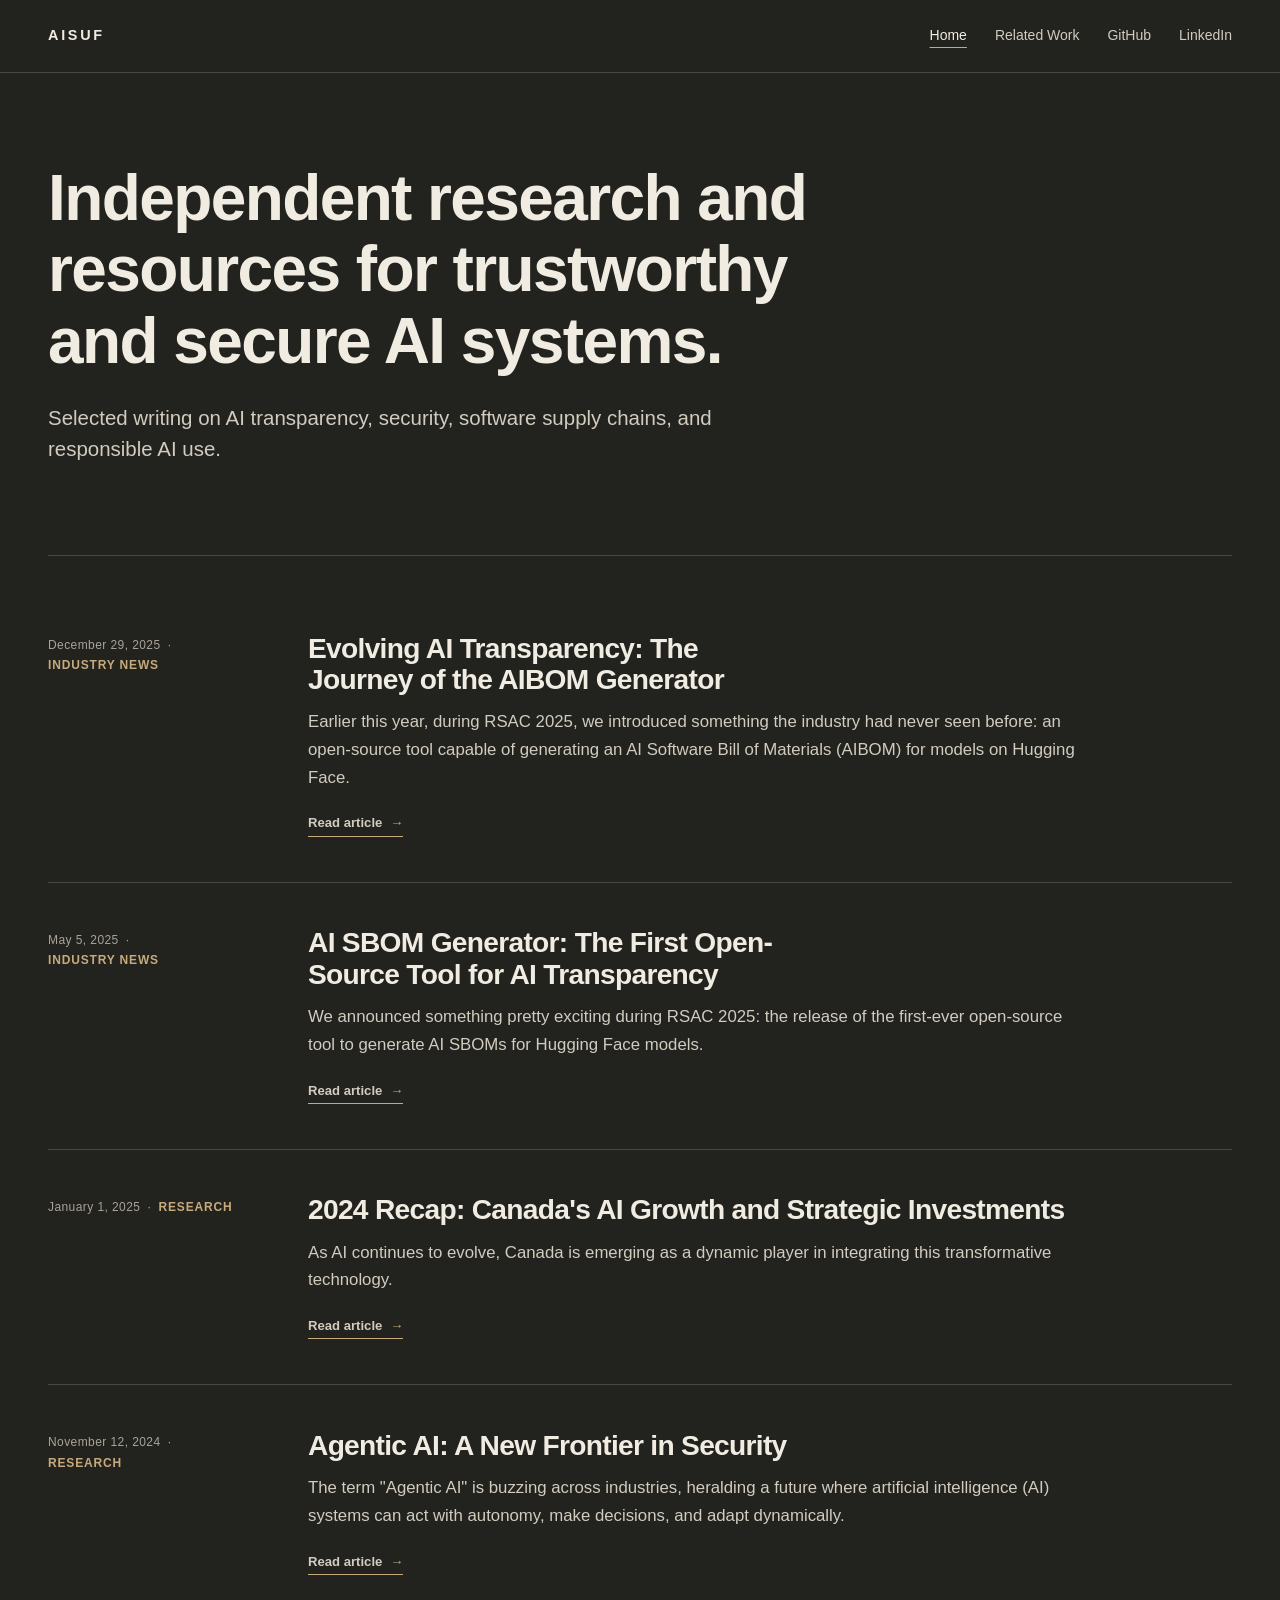
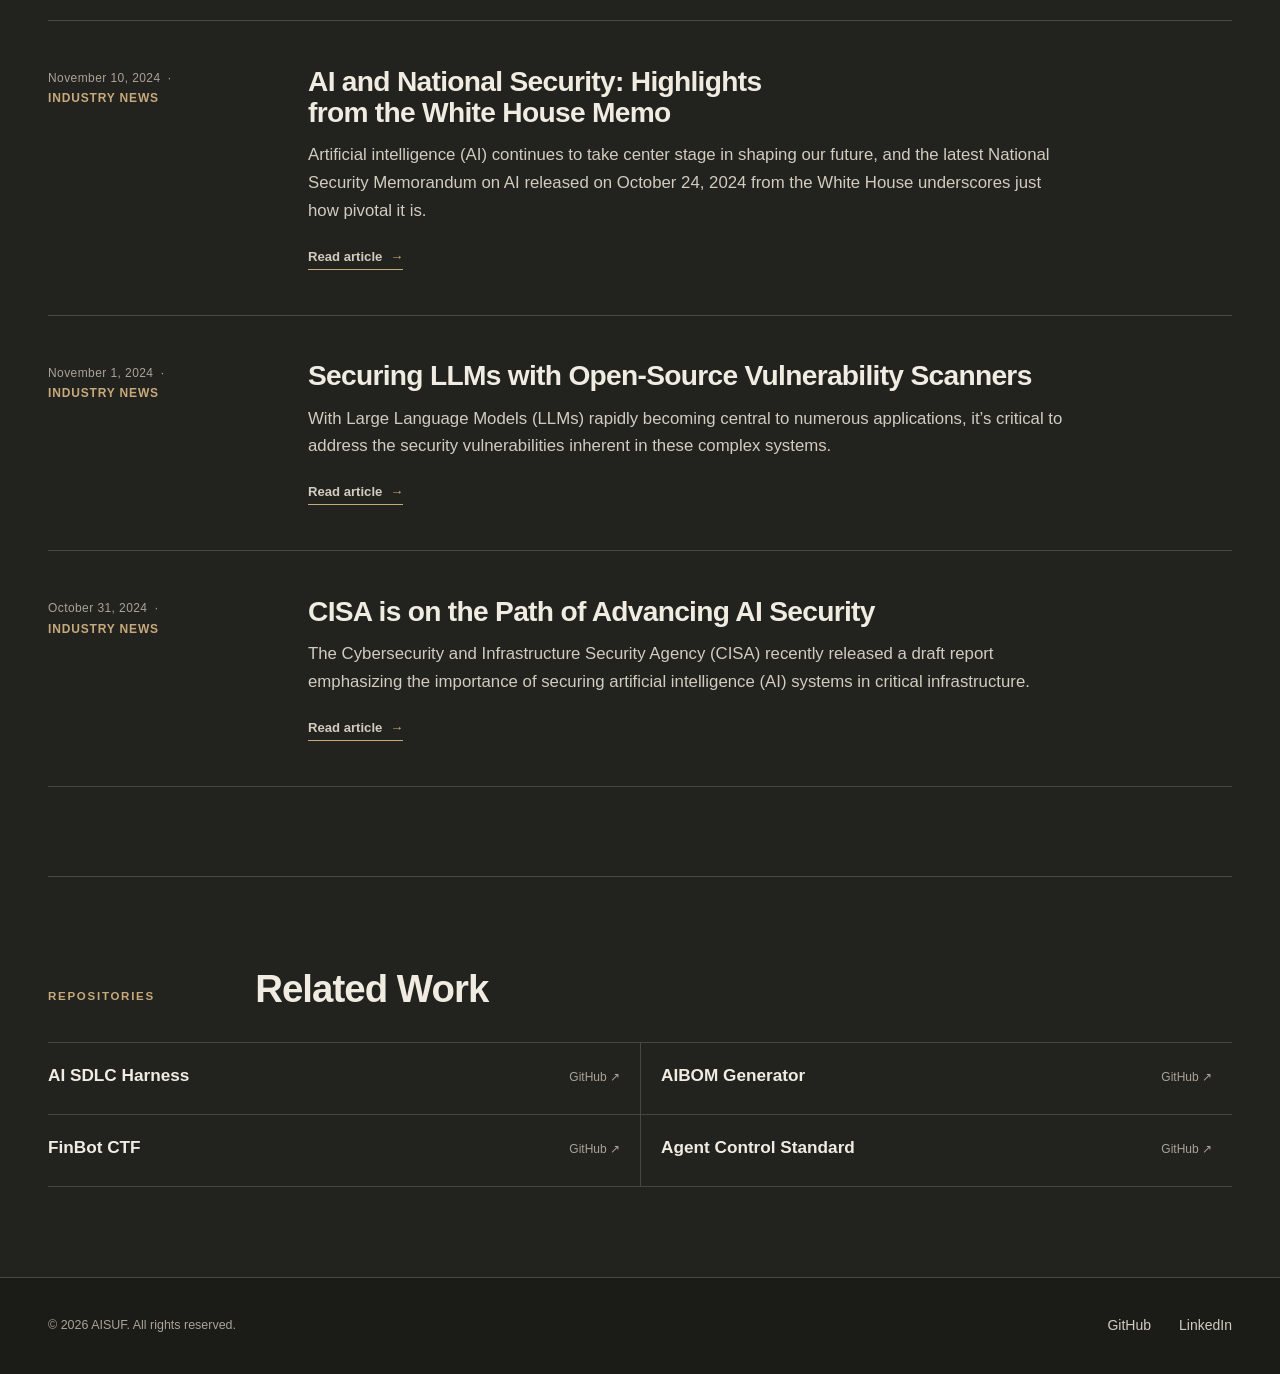
<file: index.html>
<!doctype html>
<html lang="en">
<head>
  <meta charset="utf-8">
  <meta name="viewport" content="width=device-width, initial-scale=1">
  <title>AISUF — Trustworthy and Secure AI Systems</title>
  <meta name="description" content="Independent research and resources for trustworthy and secure AI systems. Selected writing on AI transparency, security, software supply chains, and responsible AI use.">
  <meta name="theme-color" content="#22221f">
  <link rel="canonical" href="https://aisuf.org/">
  <meta property="og:type" content="website">
  <meta property="og:site_name" content="AISUF">
  <meta property="og:title" content="AISUF — Trustworthy and Secure AI Systems">
  <meta property="og:description" content="Independent research and resources for trustworthy and secure AI systems.">
  <meta property="og:url" content="https://aisuf.org/">
  <link rel="stylesheet" href="/assets/css/site.css?v=phase3-5">
</head>
<body>
  <a class="skip-link" href="#main-content">Skip to content</a>
  <header class="site-header">
    <div class="shell header-inner">
      <a class="wordmark" href="/" aria-label="AISUF home">AISUF</a>
      <nav class="site-nav" aria-label="Primary navigation">
        <a href="/" aria-current="page">Home</a>
        <a href="/#related-work">Related Work</a>
        <a href="https://github.com/AISUF">GitHub</a>
        <a href="https://www.linkedin.com/company/aisuf/">LinkedIn</a>
      </nav>
    </div>
  </header>

  <main id="main-content">
    <section class="home-intro shell" aria-labelledby="home-heading">
      <h1 id="home-heading">Independent research and resources for trustworthy and secure AI systems.</h1>
      <p class="lede">Selected writing on AI transparency, security, software supply chains, and responsible AI use.</p>
    </section>

    <section class="writing shell" id="writing" aria-label="Historical articles">
      <div class="post-list">
        <article class="post-row">
          <div class="post-meta"><time datetime="2025-12-29">December 29, 2025</time><span aria-hidden="true">·</span><span>Industry News</span></div>
          <div class="post-summary">
            <h2><a href="/blogs/f/evolving-ai-transparency-the-journey-of-the-aibom-generator/">Evolving AI Transparency: The Journey of the AIBOM Generator</a></h2>
            <p>Earlier this year, during RSAC 2025, we introduced something the industry had never seen before: an open-source tool capable of generating an AI Software Bill of Materials (AIBOM) for models on Hugging Face.</p>
            <a class="read-link" href="/blogs/f/evolving-ai-transparency-the-journey-of-the-aibom-generator/">Read article <span aria-hidden="true">→</span></a>
          </div>
        </article>

        <article class="post-row">
          <div class="post-meta"><time datetime="2025-05-05">May 5, 2025</time><span aria-hidden="true">·</span><span>Industry News</span></div>
          <div class="post-summary">
            <h2><a href="/blogs/f/ai-sbom-generator/">AI SBOM Generator: The First Open-Source Tool for AI Transparency</a></h2>
            <p>We announced something pretty exciting during RSAC 2025: the release of the first-ever open-source tool to generate AI SBOMs for Hugging Face models.</p>
            <a class="read-link" href="/blogs/f/ai-sbom-generator/">Read article <span aria-hidden="true">→</span></a>
          </div>
        </article>

        <article class="post-row">
          <div class="post-meta"><time datetime="2025-01-01">January 1, 2025</time><span aria-hidden="true">·</span><span>Research</span></div>
          <div class="post-summary">
            <h2><a href="/blogs/f/2024-recap-canada-ai-growth-and-strategic-investments/">2024 Recap: Canada's AI Growth and Strategic Investments</a></h2>
            <p>As AI continues to evolve, Canada is emerging as a dynamic player in integrating this transformative technology.</p>
            <a class="read-link" href="/blogs/f/2024-recap-canada-ai-growth-and-strategic-investments/">Read article <span aria-hidden="true">→</span></a>
          </div>
        </article>

        <article class="post-row">
          <div class="post-meta"><time datetime="2024-11-12">November 12, 2024</time><span aria-hidden="true">·</span><span>Research</span></div>
          <div class="post-summary">
            <h2><a href="/blogs/f/agentic-ai-a-new-frontier-in-security/">Agentic AI: A New Frontier in Security</a></h2>
            <p>The term "Agentic AI" is buzzing across industries, heralding a future where artificial intelligence (AI) systems can act with autonomy, make decisions, and adapt dynamically.</p>
            <a class="read-link" href="/blogs/f/agentic-ai-a-new-frontier-in-security/">Read article <span aria-hidden="true">→</span></a>
          </div>
        </article>

        <article class="post-row">
          <div class="post-meta"><time datetime="2024-11-10">November 10, 2024</time><span aria-hidden="true">·</span><span>Industry News</span></div>
          <div class="post-summary">
            <h2><a href="/blogs/f/ai-and-national-security-highlights-from-the-white-house-memo/">AI and National Security: Highlights from the White House Memo</a></h2>
            <p>Artificial intelligence (AI) continues to take center stage in shaping our future, and the latest National Security Memorandum on AI released on October 24, 2024 from the White House underscores just how pivotal it is.</p>
            <a class="read-link" href="/blogs/f/ai-and-national-security-highlights-from-the-white-house-memo/">Read article <span aria-hidden="true">→</span></a>
          </div>
        </article>

        <article class="post-row">
          <div class="post-meta"><time datetime="2024-11-01">November 1, 2024</time><span aria-hidden="true">·</span><span>Industry News</span></div>
          <div class="post-summary">
            <h2><a href="/blogs/f/securing-llms-with-open-source-vulnerability-scanners/">Securing LLMs with Open-Source Vulnerability Scanners</a></h2>
            <p>With Large Language Models (LLMs) rapidly becoming central to numerous applications, it’s critical to address the security vulnerabilities inherent in these complex systems.</p>
            <a class="read-link" href="/blogs/f/securing-llms-with-open-source-vulnerability-scanners/">Read article <span aria-hidden="true">→</span></a>
          </div>
        </article>

        <article class="post-row">
          <div class="post-meta"><time datetime="2024-10-31">October 31, 2024</time><span aria-hidden="true">·</span><span>Industry News</span></div>
          <div class="post-summary">
            <h2><a href="/blogs/f/cisa-is-on-the-path-of-advancing-ai-security/">CISA is on the Path of Advancing AI Security</a></h2>
            <p>The Cybersecurity and Infrastructure Security Agency (CISA) recently released a draft report emphasizing the importance of securing artificial intelligence (AI) systems in critical infrastructure.</p>
            <a class="read-link" href="/blogs/f/cisa-is-on-the-path-of-advancing-ai-security/">Read article <span aria-hidden="true">→</span></a>
          </div>
        </article>
      </div>
    </section>

    <section class="related-work shell" id="related-work" aria-labelledby="related-work-heading">
      <header class="section-header">
        <p class="eyebrow">Repositories</p>
        <h2 id="related-work-heading">Related Work</h2>
      </header>
      <div class="project-list">
        <a href="https://github.com/aelionpath/ai-sdlc-harness"><span>AI SDLC Harness</span><span>GitHub ↗</span></a>
        <a href="https://github.com/GenAI-Security-Project/aibom-generator"><span>AIBOM Generator</span><span>GitHub ↗</span></a>
        <a href="https://github.com/GenAI-Security-Project/finbot-ctf"><span>FinBot CTF</span><span>GitHub ↗</span></a>
        <a href="https://github.com/GenAI-Security-Project/agent-control-standard"><span>Agent Control Standard</span><span>GitHub ↗</span></a>
      </div>
    </section>
  </main>

  <footer class="site-footer">
    <div class="shell footer-inner">
      <p class="footer-credit">© 2026 AISUF. All rights reserved.</p>
      <nav aria-label="Footer navigation">
        <a href="https://github.com/AISUF">GitHub</a>
        <a href="https://www.linkedin.com/company/aisuf/">LinkedIn</a>
      </nav>
    </div>
  </footer>
</body>
</html>
</file>
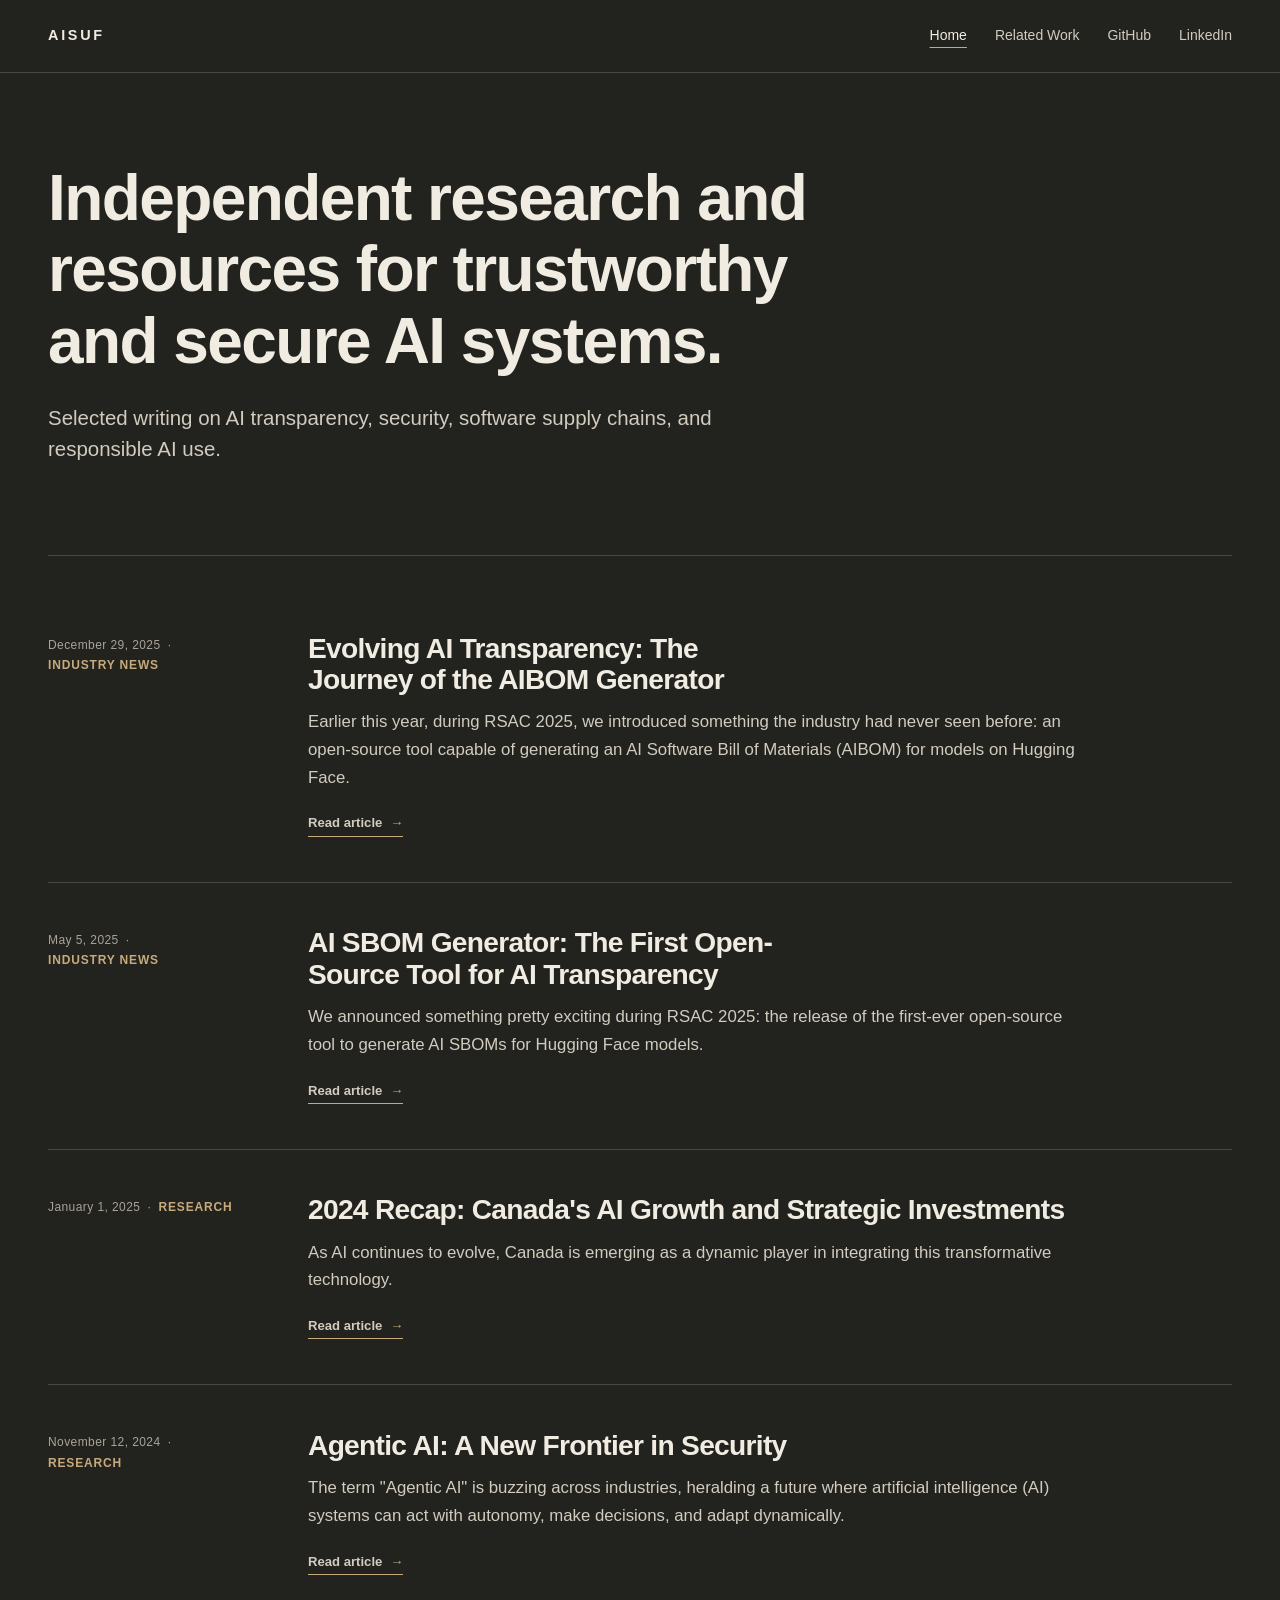
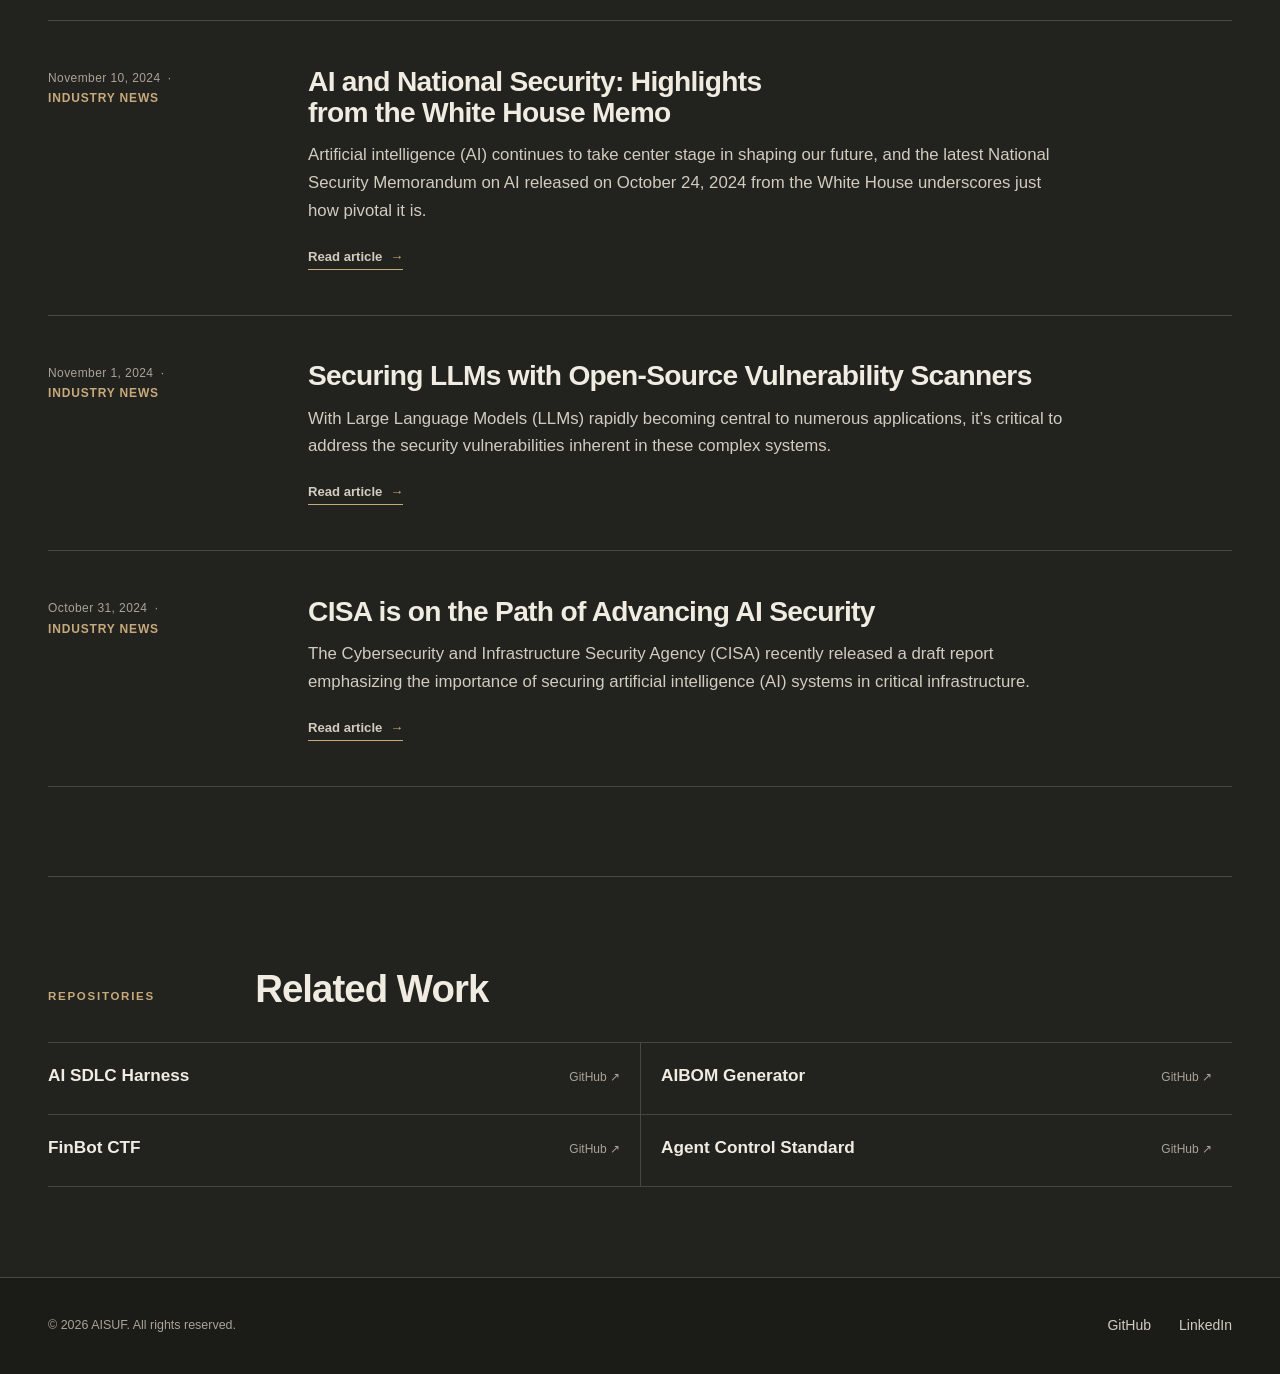
<file: blogs/index.html>
<!doctype html>
<html lang="en">
<head>
  <meta charset="utf-8">
  <meta name="viewport" content="width=device-width, initial-scale=1">
  <meta http-equiv="refresh" content="0; url=/">
  <meta name="robots" content="noindex">
  <title>Redirecting to AISUF</title>
  <link rel="canonical" href="https://aisuf.org/">
  <link rel="stylesheet" href="/assets/css/site.css?v=phase3-5">
</head>
<body>
  <main class="not-found shell">
    <h1>Redirecting to AISUF</h1>
    <p class="lede">If the page does not redirect, <a href="/">return to the AISUF homepage</a>.</p>
  </main>
</body>
</html>
</file>
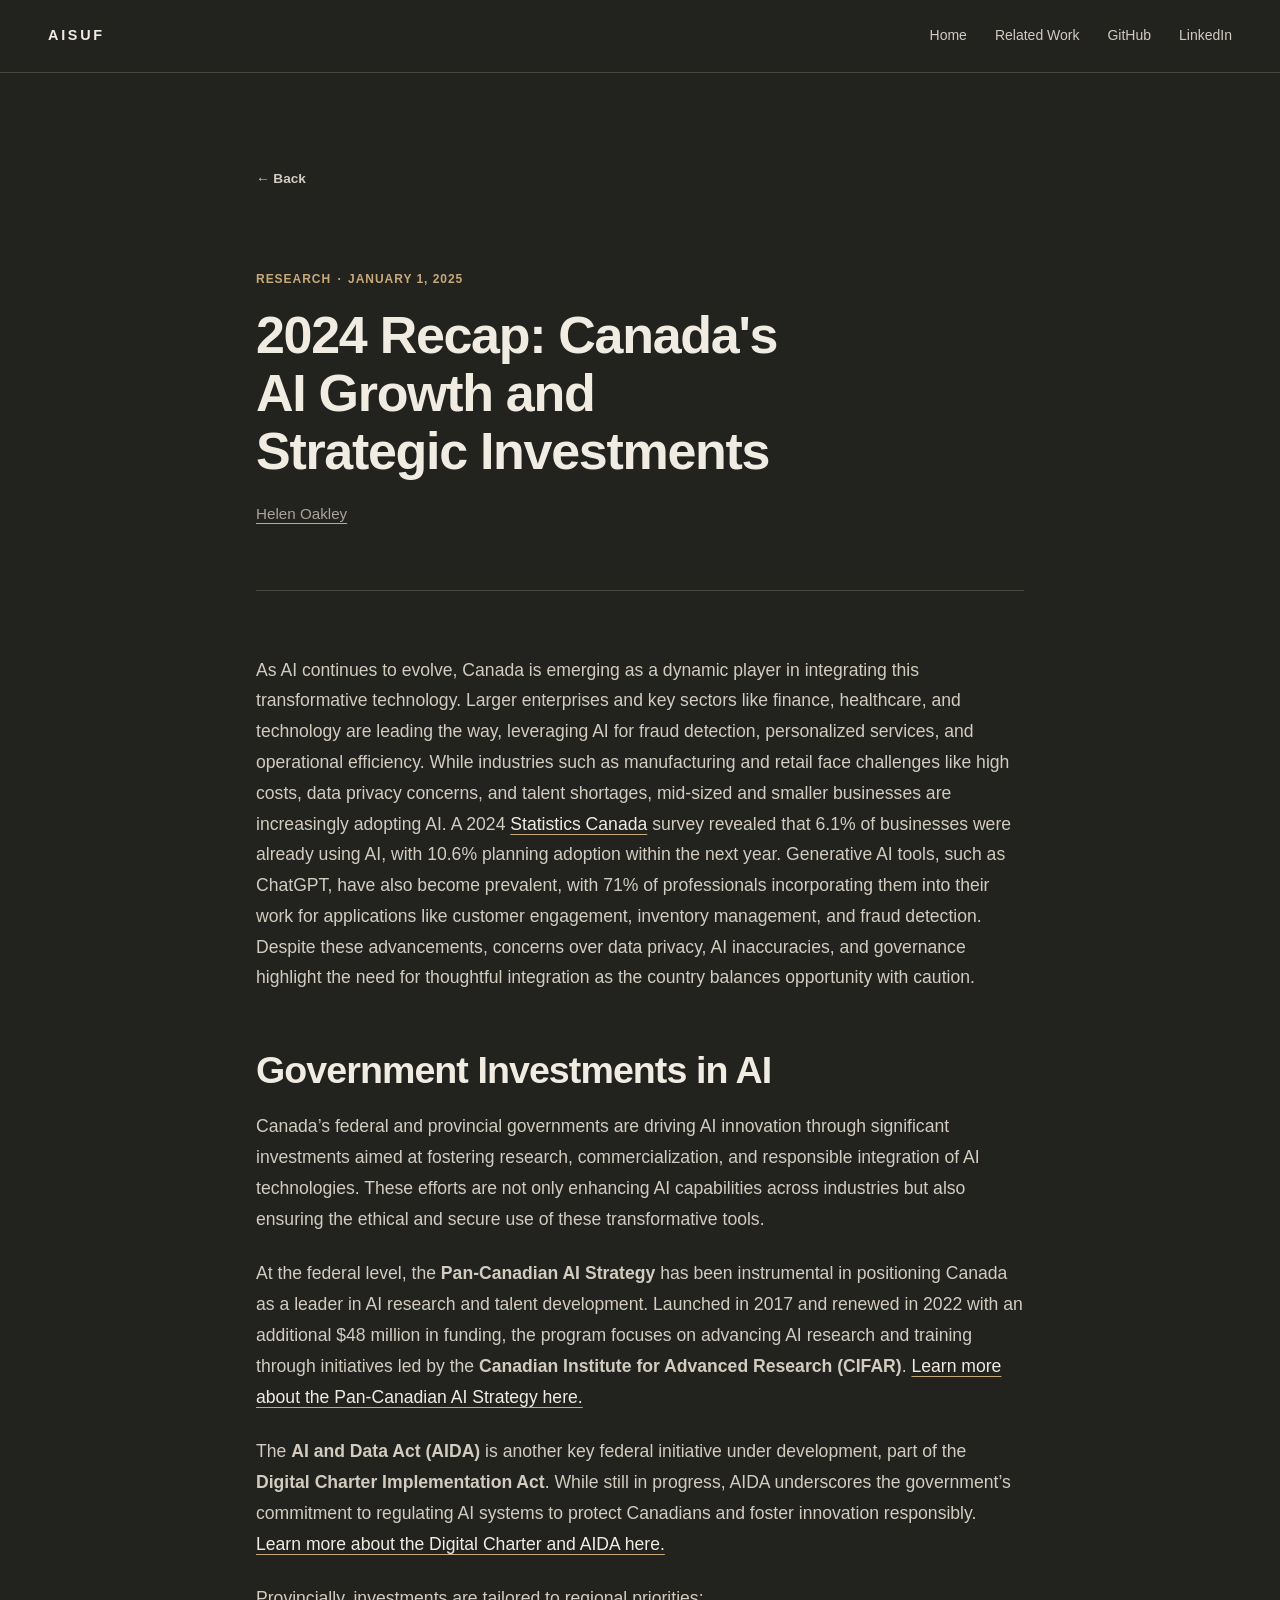
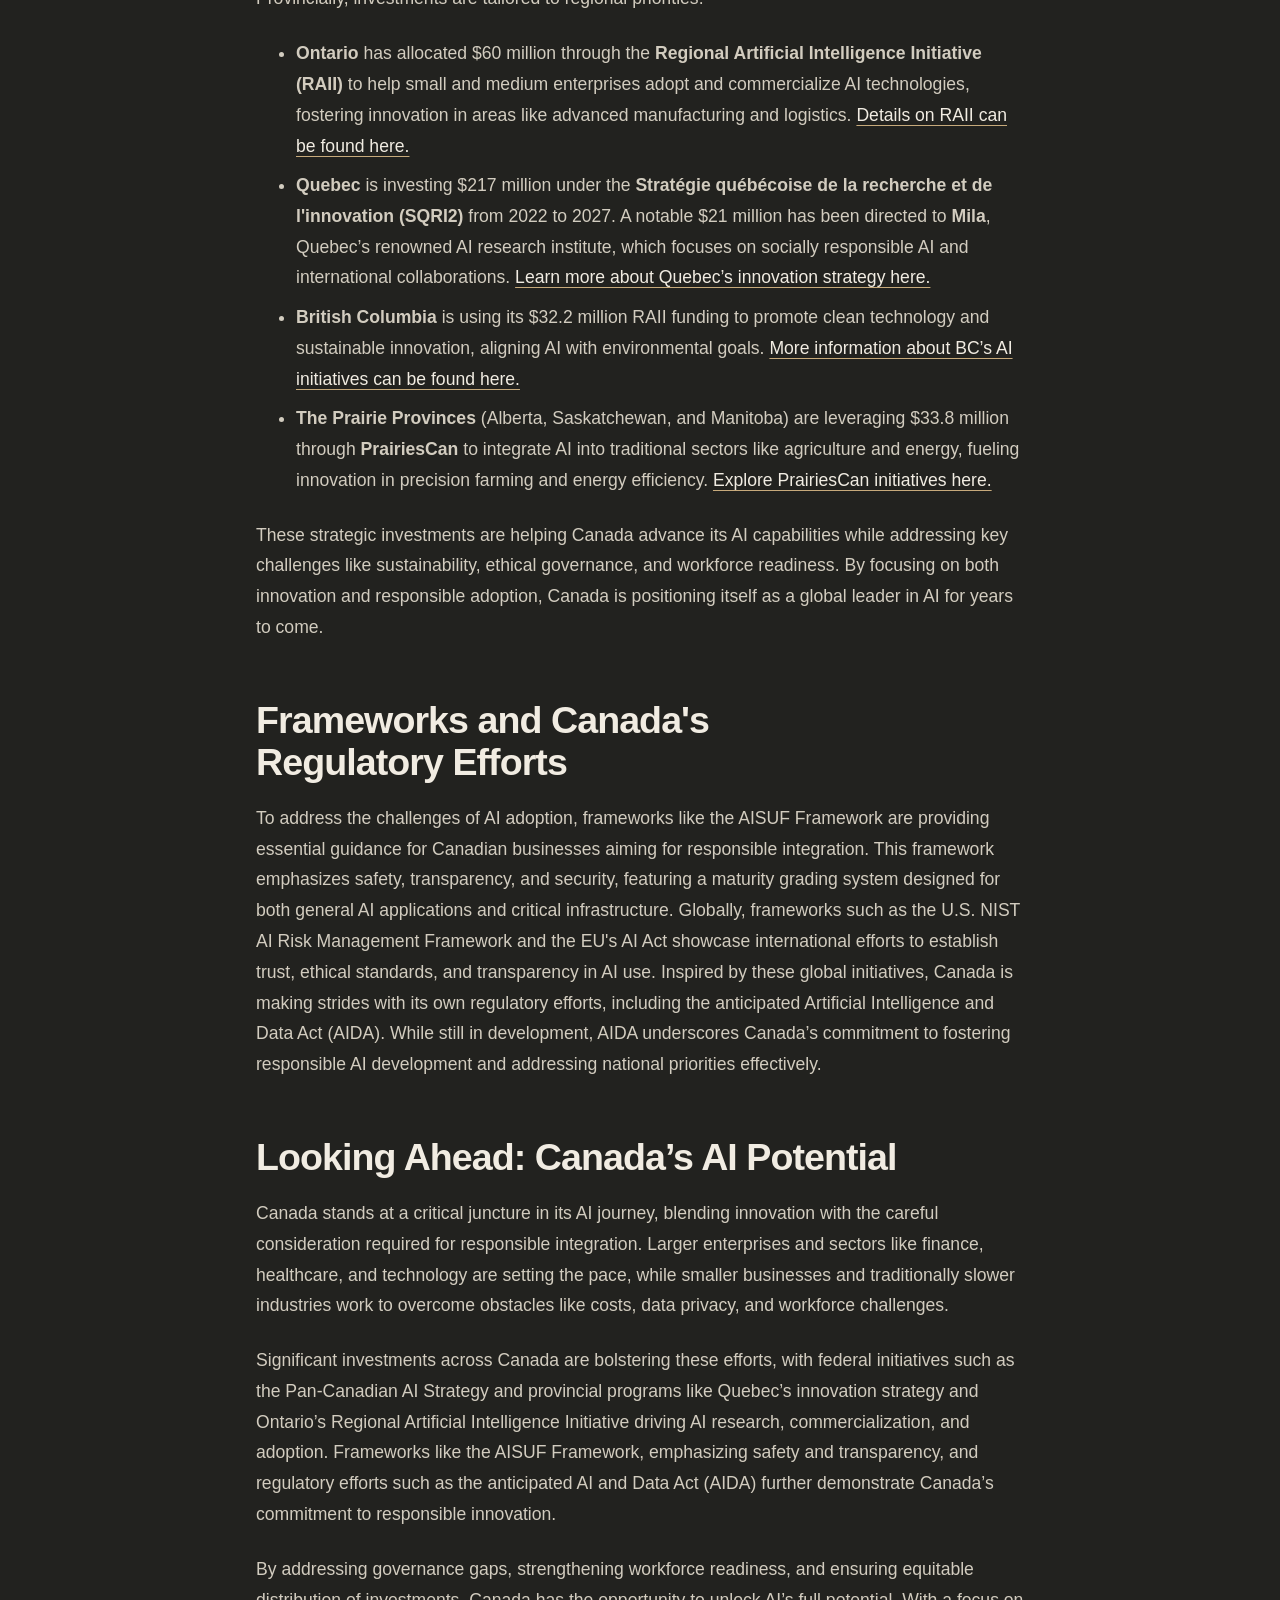
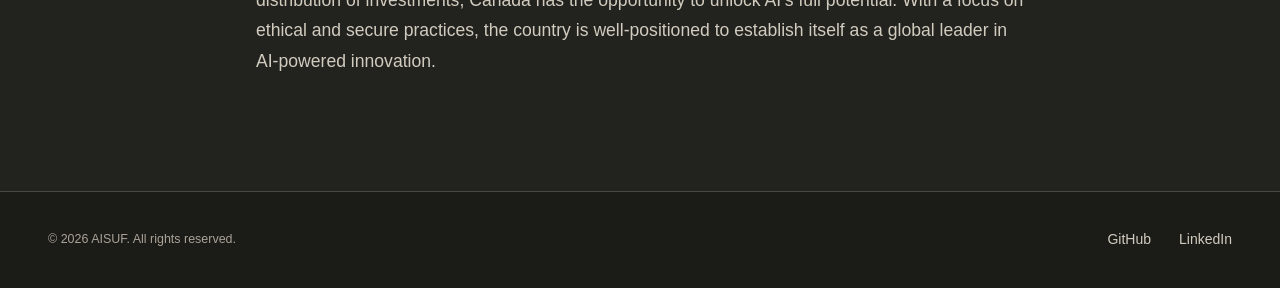
<file: blogs/f/2024-recap-canada-ai-growth-and-strategic-investments/index.html>
<!doctype html>
<html lang="en">
<head>
  <meta charset="utf-8">
  <meta name="viewport" content="width=device-width, initial-scale=1">
  <title>2024 Recap: Canada&#x27;s AI Growth and Strategic Investments — AISUF</title>
  <meta name="description" content="As AI continues to evolve, Canada is emerging as a dynamic player in integrating this transformative technology.">
  <meta name="theme-color" content="#22221f">
  <link rel="canonical" href="https://aisuf.org/blogs/f/2024-recap-canada-ai-growth-and-strategic-investments">
  <meta property="og:type" content="article">
  <meta property="og:site_name" content="AISUF">
  <meta property="og:title" content="2024 Recap: Canada&#x27;s AI Growth and Strategic Investments">
  <meta property="og:description" content="As AI continues to evolve, Canada is emerging as a dynamic player in integrating this transformative technology.">
  <meta property="og:url" content="https://aisuf.org/blogs/f/2024-recap-canada-ai-growth-and-strategic-investments">
  <meta property="article:published_time" content="2025-01-01">
  <meta property="article:section" content="Research">
  <script type="application/ld+json">
{
  "@context": "https://schema.org",
  "@type": "BlogPosting",
  "headline": "2024 Recap: Canada's AI Growth and Strategic Investments",
  "description": "As AI continues to evolve, Canada is emerging as a dynamic player in integrating this transformative technology.",
  "datePublished": "2025-01-01",
  "articleSection": "Research",
  "author": {
    "@type": "Person",
    "name": "Helen Oakley",
    "url": "https://linktr.ee/helen.oakley"
  },
  "mainEntityOfPage": "https://aisuf.org/blogs/f/2024-recap-canada-ai-growth-and-strategic-investments",
  "url": "https://aisuf.org/blogs/f/2024-recap-canada-ai-growth-and-strategic-investments",
  "publisher": {
    "@type": "Organization",
    "name": "AISUF",
    "url": "https://aisuf.org/"
  }
}
  </script>
  <link rel="stylesheet" href="/assets/css/site.css?v=phase3-5">
</head>
<body>
  <a class="skip-link" href="#main-content">Skip to content</a>
  <header class="site-header">
    <div class="shell header-inner">
      <a class="wordmark" href="/" aria-label="AISUF home">AISUF</a>
      <nav class="site-nav" aria-label="Primary navigation">
        <a href="/">Home</a>
        <a href="/#related-work">Related Work</a>
        <a href="https://github.com/AISUF">GitHub</a>
        <a href="https://www.linkedin.com/company/aisuf/">LinkedIn</a>
      </nav>
    </div>
  </header>

  <main id="main-content" class="article-shell">
    <a class="article-back" href="/"><span aria-hidden="true">←</span> Back</a>
    <article>
      <header class="article-header">
        <p class="article-meta"><span>Research</span><span aria-hidden="true">·</span><time datetime="2025-01-01">January 1, 2025</time></p>
        <h1 class="article-title">2024 Recap: Canada&#x27;s AI Growth and Strategic Investments</h1>
        <p class="article-byline"><a href="https://linktr.ee/helen.oakley">Helen Oakley</a></p>
      </header>
      <div class="article-body">
      <p>As AI continues to evolve, Canada is emerging as a dynamic player in integrating this transformative technology. Larger enterprises and key sectors like finance, healthcare, and technology are leading the way, leveraging AI for fraud detection, personalized services, and operational efficiency. While industries such as manufacturing and retail face challenges like high costs, data privacy concerns, and talent shortages, mid-sized and smaller businesses are increasingly adopting AI. A 2024 <a href="https://www.statcan.gc.ca/en/start">Statistics Canada</a> survey revealed that 6.1% of businesses were already using AI, with 10.6% planning adoption within the next year. Generative AI tools, such as ChatGPT, have also become prevalent, with 71% of professionals incorporating them into their work for applications like customer engagement, inventory management, and fraud detection. Despite these advancements, concerns over data privacy, AI inaccuracies, and governance highlight the need for thoughtful integration as the country balances opportunity with caution.</p>
      <h2>Government Investments in AI</h2>
      <p>Canada’s federal and provincial governments are driving AI innovation through significant investments aimed at fostering research, commercialization, and responsible integration of AI technologies. These efforts are not only enhancing AI capabilities across industries but also ensuring the ethical and secure use of these transformative tools.</p>
      <p>At the federal level, the <strong>Pan-Canadian AI Strategy</strong> has been instrumental in positioning Canada as a leader in AI research and talent development. Launched in 2017 and renewed in 2022 with an additional $48 million in funding, the program focuses on advancing AI research and training through initiatives led by the <strong>Canadian Institute for Advanced Research (CIFAR)</strong>. <a href="https://cifar.ca/ai/">Learn more about the Pan-Canadian AI Strategy here.</a></p>
      <p>The <strong>AI and Data Act (AIDA)</strong> is another key federal initiative under development, part of the <strong>Digital Charter Implementation Act</strong>. While still in progress, AIDA underscores the government’s commitment to regulating AI systems to protect Canadians and foster innovation responsibly. <a href="https://ised-isde.canada.ca/site/innovation-better-canada/en/artificial-intelligence-and-data-act-aida-companion-document">Learn more about the Digital Charter and AIDA here.</a></p>
      <p>Provincially, investments are tailored to regional priorities:</p>
      <ul>
        <li><strong>Ontario</strong> has allocated $60 million through the <strong>Regional Artificial Intelligence Initiative (RAII)</strong> to help small and medium enterprises adopt and commercialize AI technologies, fostering innovation in areas like advanced manufacturing and logistics. <a href="https://www.canada.ca/en/prairies-economic-development/services/funding/regional-artificial-intelligence-initiative.html">Details on RAII can be found here.</a></li>
        <li><strong>Quebec</strong> is investing $217 million under the <strong>Stratégie</strong><strong> </strong><strong>québécoise</strong><strong> de la recherche et de </strong><strong>l&#x27;innovation</strong><strong> (SQRI2)</strong> from 2022 to 2027. A notable $21 million has been directed to <strong>Mila</strong>, Quebec’s renowned AI research institute, which focuses on socially responsible AI and international collaborations. <a href="https://www.quebec.ca/gouvernement/ministere/economie/publications/evaluations-interventions-normees/strategie-quebecoise-de-recherche-innovation-2017-2022-sqri-2021-evaluation">Learn more about Quebec’s innovation strategy here.</a></li>
        <li><strong>British Columbia</strong> is using its $32.2 million RAII funding to promote clean technology and sustainable innovation, aligning AI with environmental goals. <a href="https://digital.gov.bc.ca/policies-standards/ai/">More information about BC’s AI initiatives can be found here.</a></li>
        <li><strong>The Prairie Provinces</strong> (Alberta, Saskatchewan, and Manitoba) are leveraging $33.8 million through <strong>PrairiesCan</strong> to integrate AI into traditional sectors like agriculture and energy, fueling innovation in precision farming and energy efficiency. <a href="https://www.canada.ca/en/prairies-economic-development.html">Explore PrairiesCan initiatives here.</a></li>
      </ul>
      <p>These strategic investments are helping Canada advance its AI capabilities while addressing key challenges like sustainability, ethical governance, and workforce readiness. By focusing on both innovation and responsible adoption, Canada is positioning itself as a global leader in AI for years to come.</p>
      <h2>Frameworks and Canada&#x27;s Regulatory Efforts</h2>
      <p>To address the challenges of AI adoption, frameworks like the AISUF Framework are providing essential guidance for Canadian businesses aiming for responsible integration. This framework emphasizes safety, transparency, and security, featuring a maturity grading system designed for both general AI applications and critical infrastructure. Globally, frameworks such as the U.S. NIST AI Risk Management Framework and the EU&#x27;s AI Act showcase international efforts to establish trust, ethical standards, and transparency in AI use. Inspired by these global initiatives, Canada is making strides with its own regulatory efforts, including the anticipated Artificial Intelligence and Data Act (AIDA). While still in development, AIDA underscores Canada’s commitment to fostering responsible AI development and addressing national priorities effectively.<br></p>
      <h2>Looking Ahead: Canada’s AI Potential</h2>
      <p>Canada stands at a critical juncture in its AI journey, blending innovation with the careful consideration required for responsible integration. Larger enterprises and sectors like finance, healthcare, and technology are setting the pace, while smaller businesses and traditionally slower industries work to overcome obstacles like costs, data privacy, and workforce challenges.</p>
      <p>Significant investments across Canada are bolstering these efforts, with federal initiatives such as the Pan-Canadian AI Strategy and provincial programs like Quebec’s innovation strategy and Ontario’s Regional Artificial Intelligence Initiative driving AI research, commercialization, and adoption. Frameworks like the AISUF Framework, emphasizing safety and transparency, and regulatory efforts such as the anticipated AI and Data Act (AIDA) further demonstrate Canada’s commitment to responsible innovation.</p>
      <p>By addressing governance gaps, strengthening workforce readiness, and ensuring equitable distribution of investments, Canada has the opportunity to unlock AI’s full potential. With a focus on ethical and secure practices, the country is well-positioned to establish itself as a global leader in AI-powered innovation.</p>
      </div>
    </article>
  </main>

  <footer class="site-footer">
    <div class="shell footer-inner">
      <p class="footer-credit">© 2026 AISUF. All rights reserved.</p>
      <nav aria-label="Footer navigation">
        <a href="https://github.com/AISUF">GitHub</a>
        <a href="https://www.linkedin.com/company/aisuf/">LinkedIn</a>
      </nav>
    </div>
  </footer>
</body>
</html>
</file>
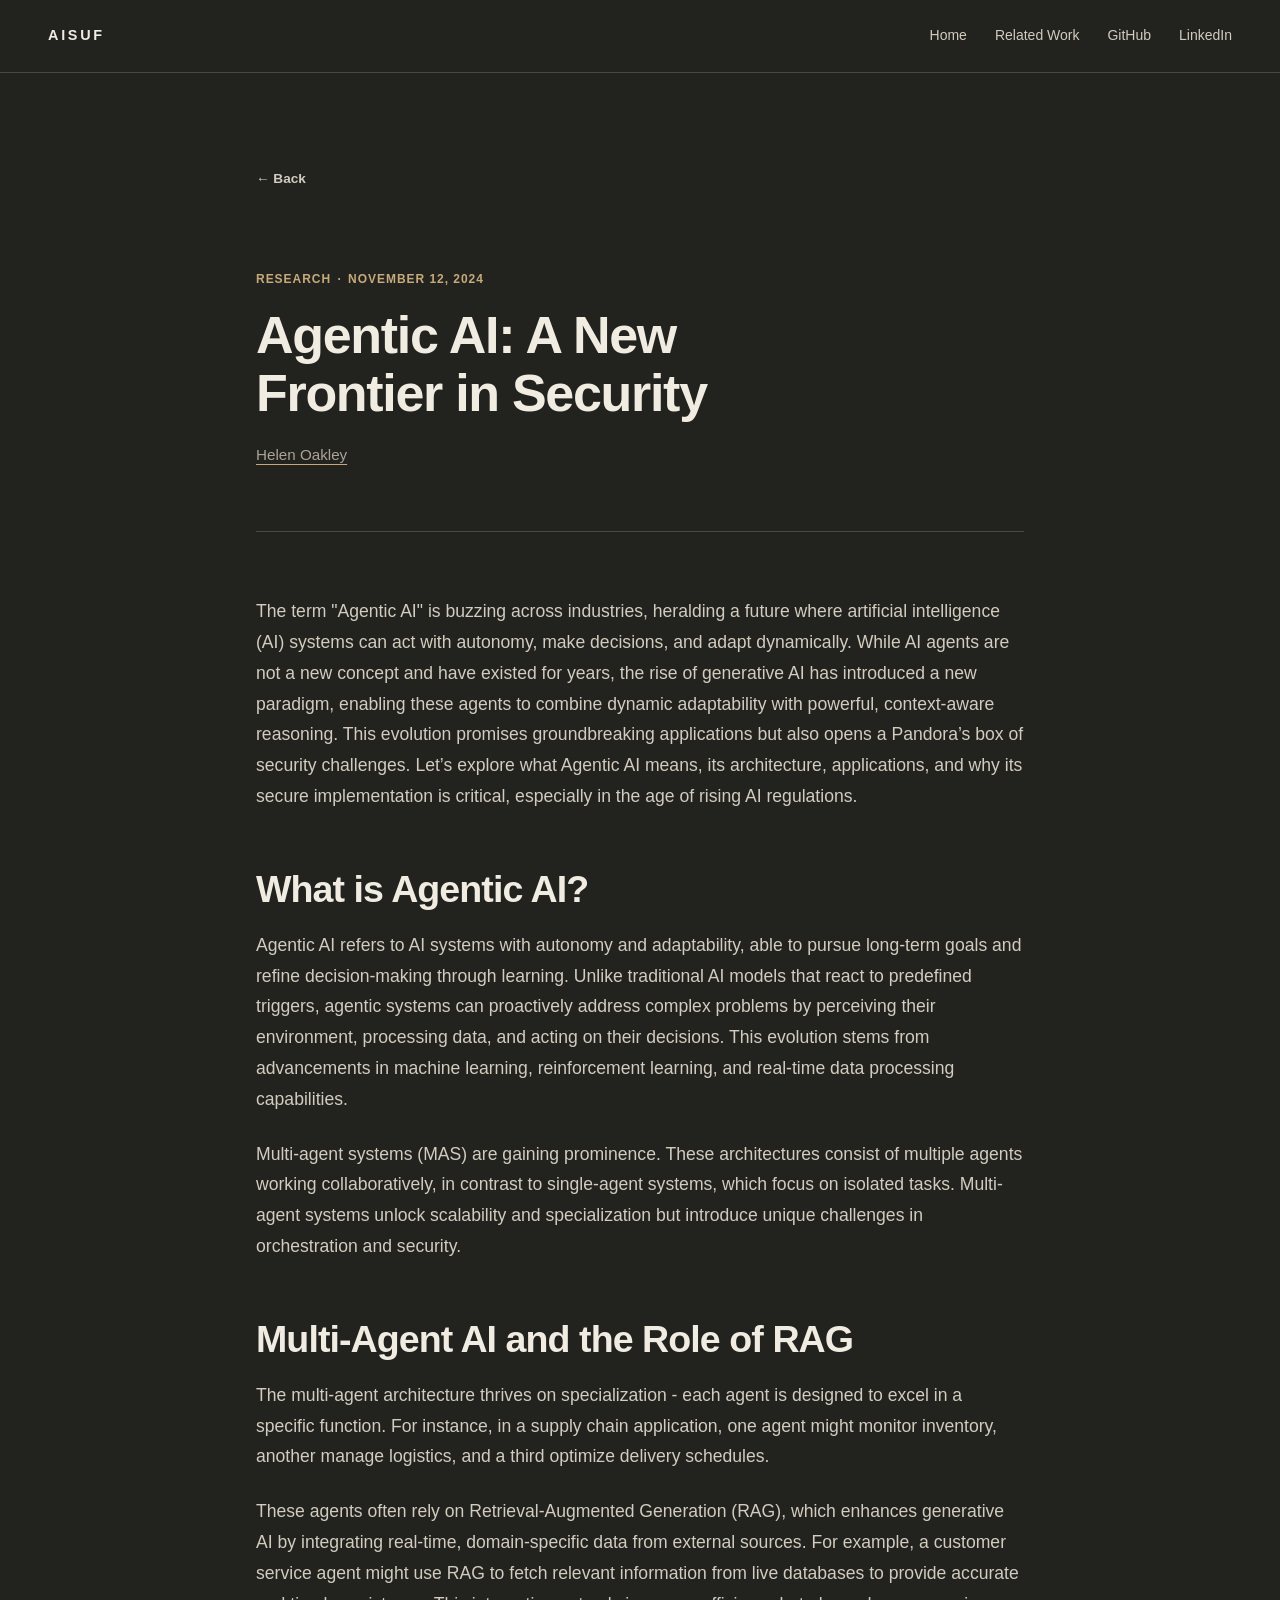
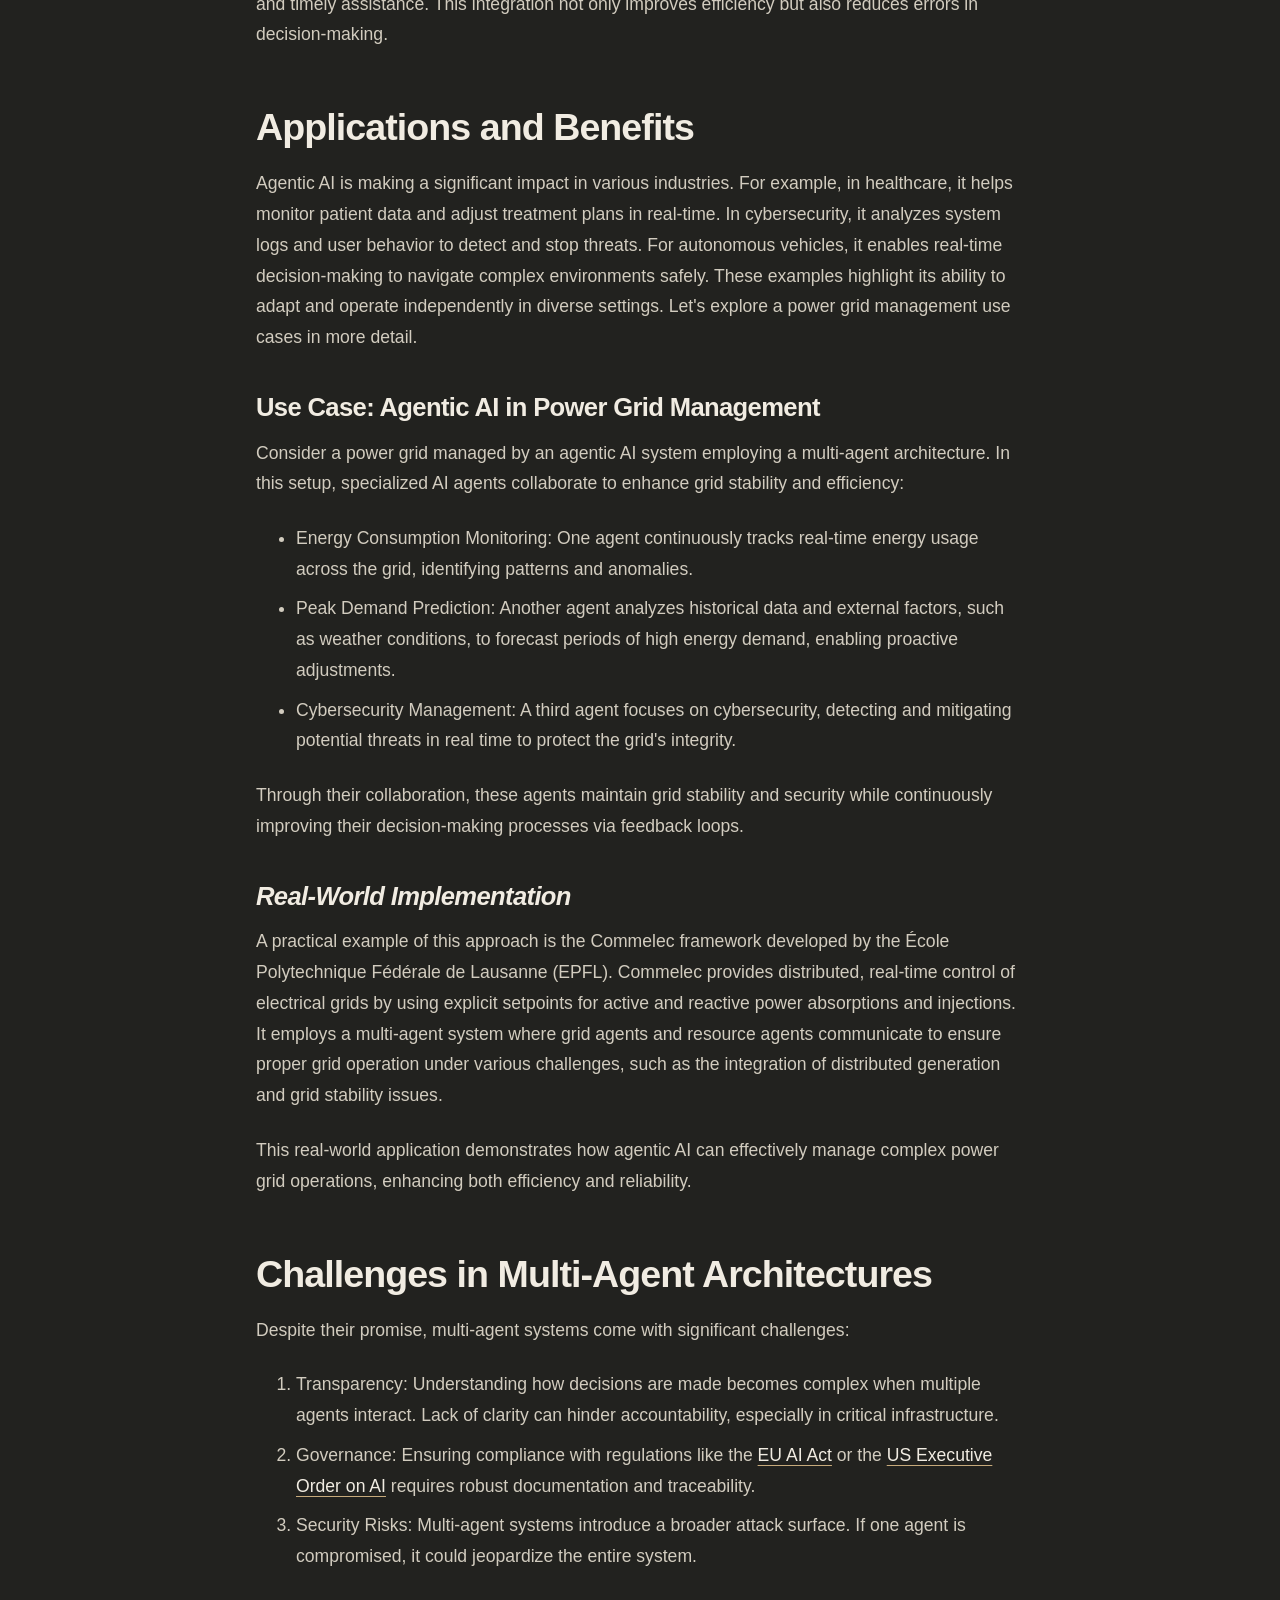
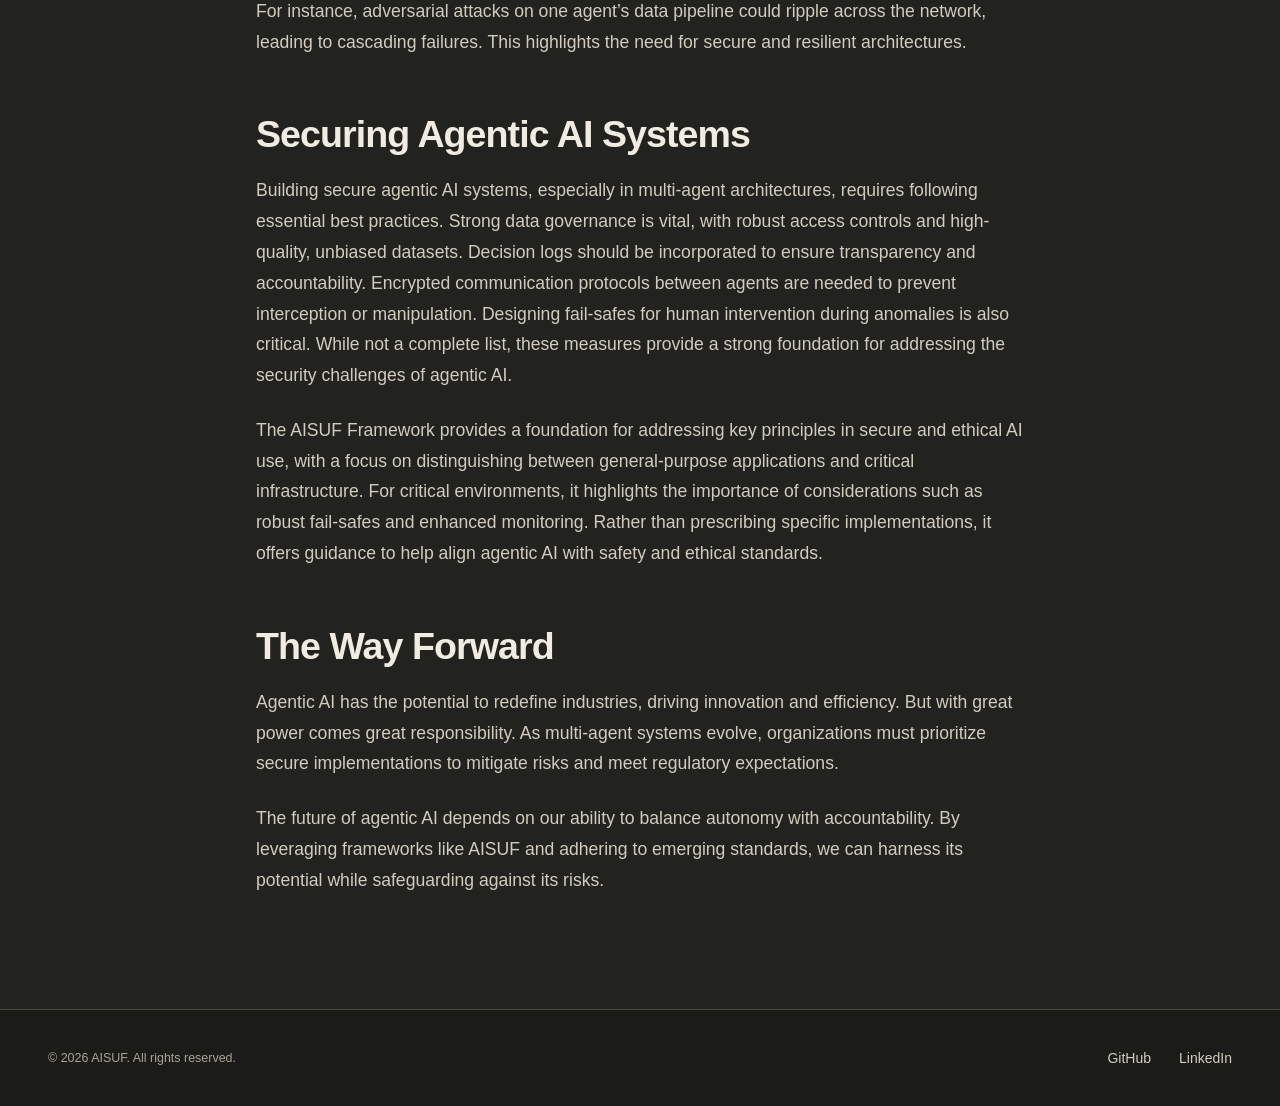
<file: blogs/f/agentic-ai-a-new-frontier-in-security/index.html>
<!doctype html>
<html lang="en">
<head>
  <meta charset="utf-8">
  <meta name="viewport" content="width=device-width, initial-scale=1">
  <title>Agentic AI: A New Frontier in Security — AISUF</title>
  <meta name="description" content="The term &quot;Agentic AI&quot; is buzzing across industries, heralding a future where artificial intelligence (AI) systems can act with autonomy, make decisions, and adapt dynamically.">
  <meta name="theme-color" content="#22221f">
  <link rel="canonical" href="https://aisuf.org/blogs/f/agentic-ai-a-new-frontier-in-security">
  <meta property="og:type" content="article">
  <meta property="og:site_name" content="AISUF">
  <meta property="og:title" content="Agentic AI: A New Frontier in Security">
  <meta property="og:description" content="The term &quot;Agentic AI&quot; is buzzing across industries, heralding a future where artificial intelligence (AI) systems can act with autonomy, make decisions, and adapt dynamically.">
  <meta property="og:url" content="https://aisuf.org/blogs/f/agentic-ai-a-new-frontier-in-security">
  <meta property="article:published_time" content="2024-11-12">
  <meta property="article:section" content="Research">
  <script type="application/ld+json">
{
  "@context": "https://schema.org",
  "@type": "BlogPosting",
  "headline": "Agentic AI: A New Frontier in Security",
  "description": "The term \"Agentic AI\" is buzzing across industries, heralding a future where artificial intelligence (AI) systems can act with autonomy, make decisions, and adapt dynamically.",
  "datePublished": "2024-11-12",
  "articleSection": "Research",
  "author": {
    "@type": "Person",
    "name": "Helen Oakley",
    "url": "https://linktr.ee/helen.oakley"
  },
  "mainEntityOfPage": "https://aisuf.org/blogs/f/agentic-ai-a-new-frontier-in-security",
  "url": "https://aisuf.org/blogs/f/agentic-ai-a-new-frontier-in-security",
  "publisher": {
    "@type": "Organization",
    "name": "AISUF",
    "url": "https://aisuf.org/"
  }
}
  </script>
  <link rel="stylesheet" href="/assets/css/site.css?v=phase3-5">
</head>
<body>
  <a class="skip-link" href="#main-content">Skip to content</a>
  <header class="site-header">
    <div class="shell header-inner">
      <a class="wordmark" href="/" aria-label="AISUF home">AISUF</a>
      <nav class="site-nav" aria-label="Primary navigation">
        <a href="/">Home</a>
        <a href="/#related-work">Related Work</a>
        <a href="https://github.com/AISUF">GitHub</a>
        <a href="https://www.linkedin.com/company/aisuf/">LinkedIn</a>
      </nav>
    </div>
  </header>

  <main id="main-content" class="article-shell">
    <a class="article-back" href="/"><span aria-hidden="true">←</span> Back</a>
    <article>
      <header class="article-header">
        <p class="article-meta"><span>Research</span><span aria-hidden="true">·</span><time datetime="2024-11-12">November 12, 2024</time></p>
        <h1 class="article-title">Agentic AI: A New Frontier in Security</h1>
        <p class="article-byline"><a href="https://linktr.ee/helen.oakley">Helen Oakley</a></p>
      </header>
      <div class="article-body">
      <p>The term &quot;Agentic AI&quot; is buzzing across industries, heralding a future where artificial intelligence (AI) systems can act with autonomy, make decisions, and adapt dynamically. While AI agents are not a new concept and have existed for years, the rise of generative AI has introduced a new paradigm, enabling these agents to combine dynamic adaptability with powerful, context-aware reasoning. This evolution promises groundbreaking applications but also opens a Pandora’s box of security challenges. Let’s explore what Agentic AI means, its architecture, applications, and why its secure implementation is critical, especially in the age of rising AI regulations.</p>
      <h2>What is Agentic AI?</h2>
      <p>Agentic AI refers to AI systems with autonomy and adaptability, able to pursue long-term goals and refine decision-making through learning. Unlike traditional AI models that react to predefined triggers, agentic systems can proactively address complex problems by perceiving their environment, processing data, and acting on their decisions. This evolution stems from advancements in machine learning, reinforcement learning, and real-time data processing capabilities.</p>
      <p>Multi-agent systems (MAS) are gaining prominence. These architectures consist of multiple agents working collaboratively, in contrast to single-agent systems, which focus on isolated tasks. Multi-agent systems unlock scalability and specialization but introduce unique challenges in orchestration and security.</p>
      <h2>Multi-Agent AI and the Role of RAG</h2>
      <p>The multi-agent architecture thrives on specialization - each agent is designed to excel in a specific function. For instance, in a supply chain application, one agent might monitor inventory, another manage logistics, and a third optimize delivery schedules.</p>
      <p>These agents often rely on Retrieval-Augmented Generation (RAG), which enhances generative AI by integrating real-time, domain-specific data from external sources. For example, a customer service agent might use RAG to fetch relevant information from live databases to provide accurate and timely assistance. This integration not only improves efficiency but also reduces errors in decision-making.</p>
      <h2>Applications and Benefits</h2>
      <p>Agentic AI is making a significant impact in various industries. For example, in healthcare, it helps monitor patient data and adjust treatment plans in real-time. In cybersecurity, it analyzes system logs and user behavior to detect and stop threats. For autonomous vehicles, it enables real-time decision-making to navigate complex environments safely. These examples highlight its ability to adapt and operate independently in diverse settings. Let&#x27;s explore a power grid management use cases in more detail.</p>
      <h3><strong>Use Case: Agentic AI in Power Grid Management</strong></h3>
      <p>Consider a power grid managed by an agentic AI system employing a multi-agent architecture. In this setup, specialized AI agents collaborate to enhance grid stability and efficiency:</p>
      <ul>
        <li>Energy Consumption Monitoring: One agent continuously tracks real-time energy usage across the grid, identifying patterns and anomalies.</li>
        <li>Peak Demand Prediction: Another agent analyzes historical data and external factors, such as weather conditions, to forecast periods of high energy demand, enabling proactive adjustments.</li>
        <li>Cybersecurity Management: A third agent focuses on cybersecurity, detecting and mitigating potential threats in real time to protect the grid&#x27;s integrity.</li>
      </ul>
      <p>Through their collaboration, these agents maintain grid stability and security while continuously improving their decision-making processes via feedback loops.</p>
      <h3><em>Real-World Implementation</em></h3>
      <p>A practical example of this approach is the Commelec framework developed by the École Polytechnique Fédérale de Lausanne (EPFL). Commelec provides distributed, real-time control of electrical grids by using explicit setpoints for active and reactive power absorptions and injections. It employs a multi-agent system where grid agents and resource agents communicate to ensure proper grid operation under various challenges, such as the integration of distributed generation and grid stability issues.</p>
      <p>This real-world application demonstrates how agentic AI can effectively manage complex power grid operations, enhancing both efficiency and reliability.</p>
      <h2>Challenges in Multi-Agent Architectures</h2>
      <p>Despite their promise, multi-agent systems come with significant challenges:</p>
      <ol>
        <li>Transparency: Understanding how decisions are made becomes complex when multiple agents interact. Lack of clarity can hinder accountability, especially in critical infrastructure.</li>
        <li>Governance: Ensuring compliance with regulations like the <a href="https://artificialintelligenceact.eu/">EU AI Act</a> or the <a href="https://www.whitehouse.gov/briefing-room/presidential-actions/2023/10/30/executive-order-on-the-safe-secure-and-trustworthy-development-and-use-of-artificial-intelligence/">US Executive Order on AI</a> requires robust documentation and traceability.</li>
        <li>Security Risks: Multi-agent systems introduce a broader attack surface. If one agent is compromised, it could jeopardize the entire system.</li>
      </ol>
      <p>For instance, adversarial attacks on one agent’s data pipeline could ripple across the network, leading to cascading failures. This highlights the need for secure and resilient architectures.</p>
      <h2>Securing Agentic AI Systems</h2>
      <p>Building secure agentic AI systems, especially in multi-agent architectures, requires following essential best practices. Strong data governance is vital, with robust access controls and high-quality, unbiased datasets. Decision logs should be incorporated to ensure transparency and accountability. Encrypted communication protocols between agents are needed to prevent interception or manipulation. Designing fail-safes for human intervention during anomalies is also critical. While not a complete list, these measures provide a strong foundation for addressing the security challenges of agentic AI.</p>
      <p>The AISUF Framework provides a foundation for addressing key principles in secure and ethical AI use, with a focus on distinguishing between general-purpose applications and critical infrastructure. For critical environments, it highlights the importance of considerations such as robust fail-safes and enhanced monitoring. Rather than prescribing specific implementations, it offers guidance to help align agentic AI with safety and ethical standards.</p>
      <h2>The Way Forward</h2>
      <p>Agentic AI has the potential to redefine industries, driving innovation and efficiency. But with great power comes great responsibility. As multi-agent systems evolve, organizations must prioritize secure implementations to mitigate risks and meet regulatory expectations.</p>
      <p>The future of agentic AI depends on our ability to balance autonomy with accountability. By leveraging frameworks like AISUF and adhering to emerging standards, we can harness its potential while safeguarding against its risks.</p>
      </div>
    </article>
  </main>

  <footer class="site-footer">
    <div class="shell footer-inner">
      <p class="footer-credit">© 2026 AISUF. All rights reserved.</p>
      <nav aria-label="Footer navigation">
        <a href="https://github.com/AISUF">GitHub</a>
        <a href="https://www.linkedin.com/company/aisuf/">LinkedIn</a>
      </nav>
    </div>
  </footer>
</body>
</html>
</file>
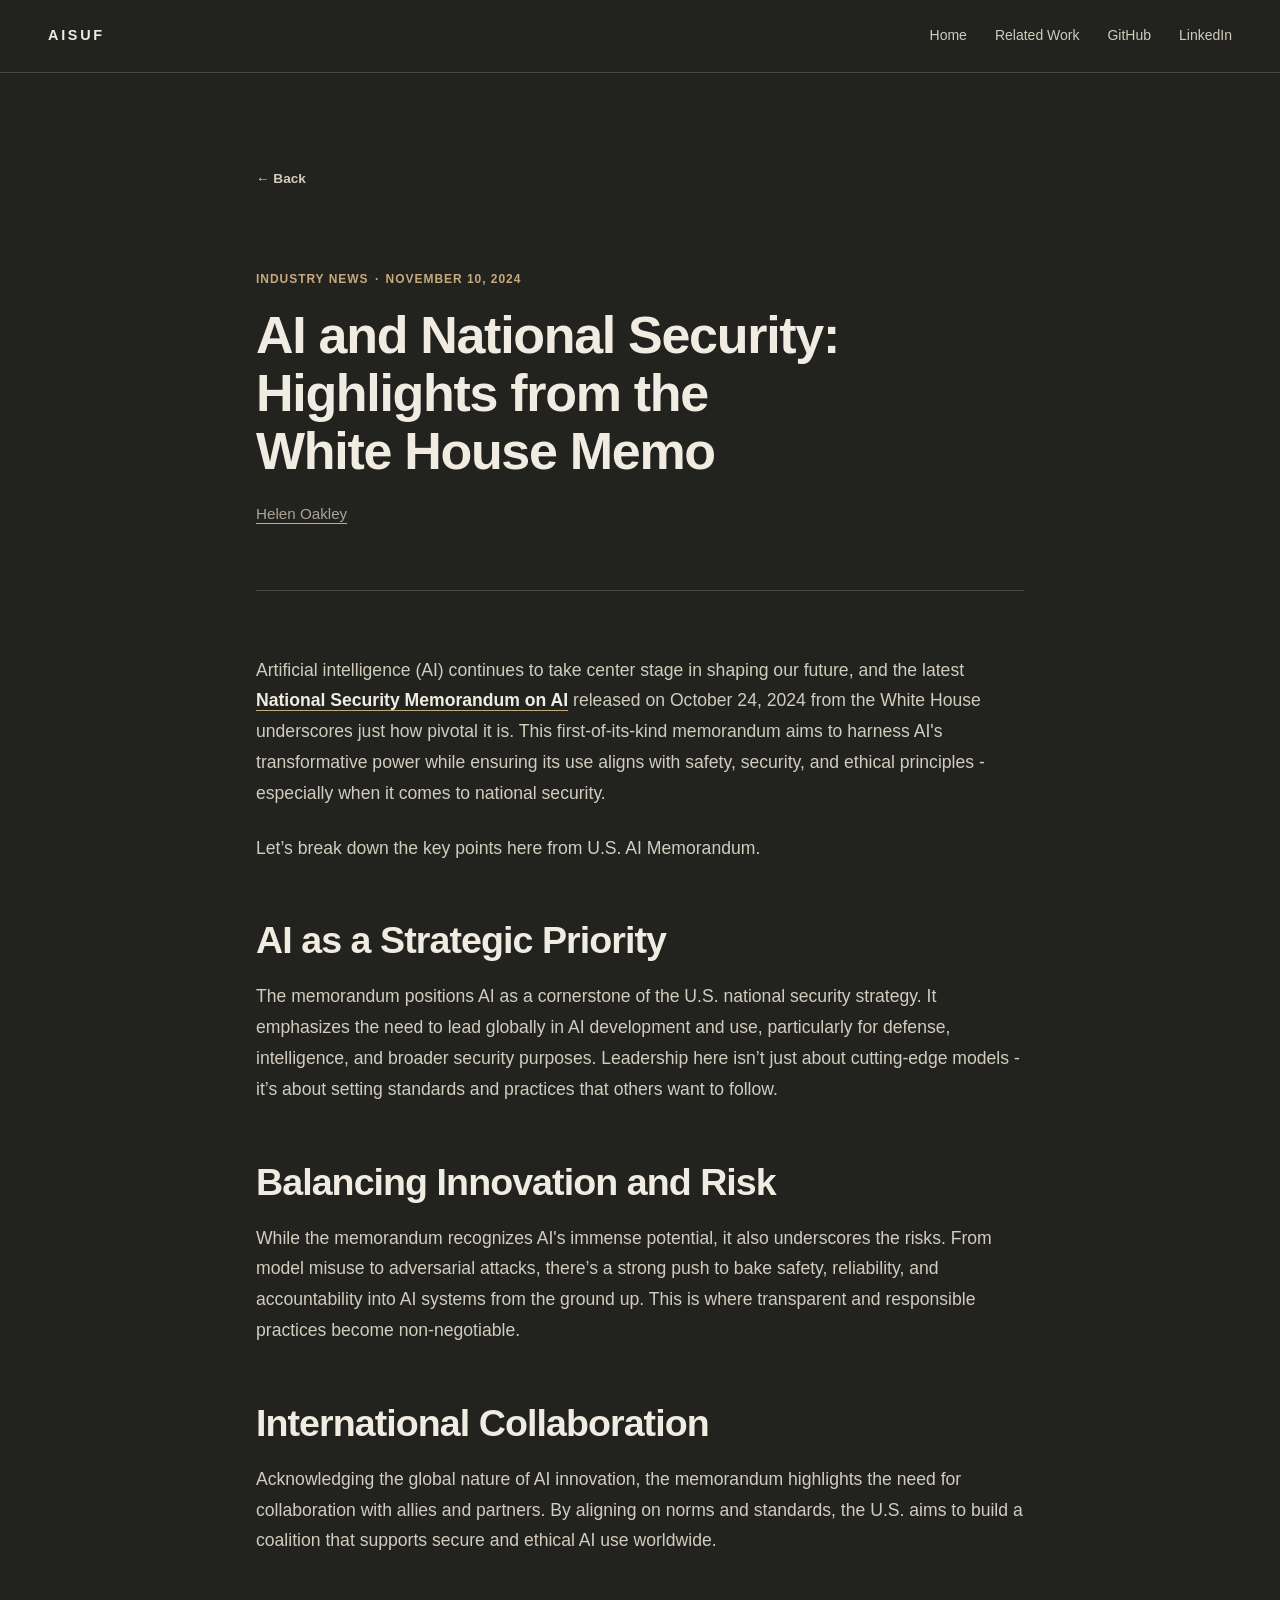
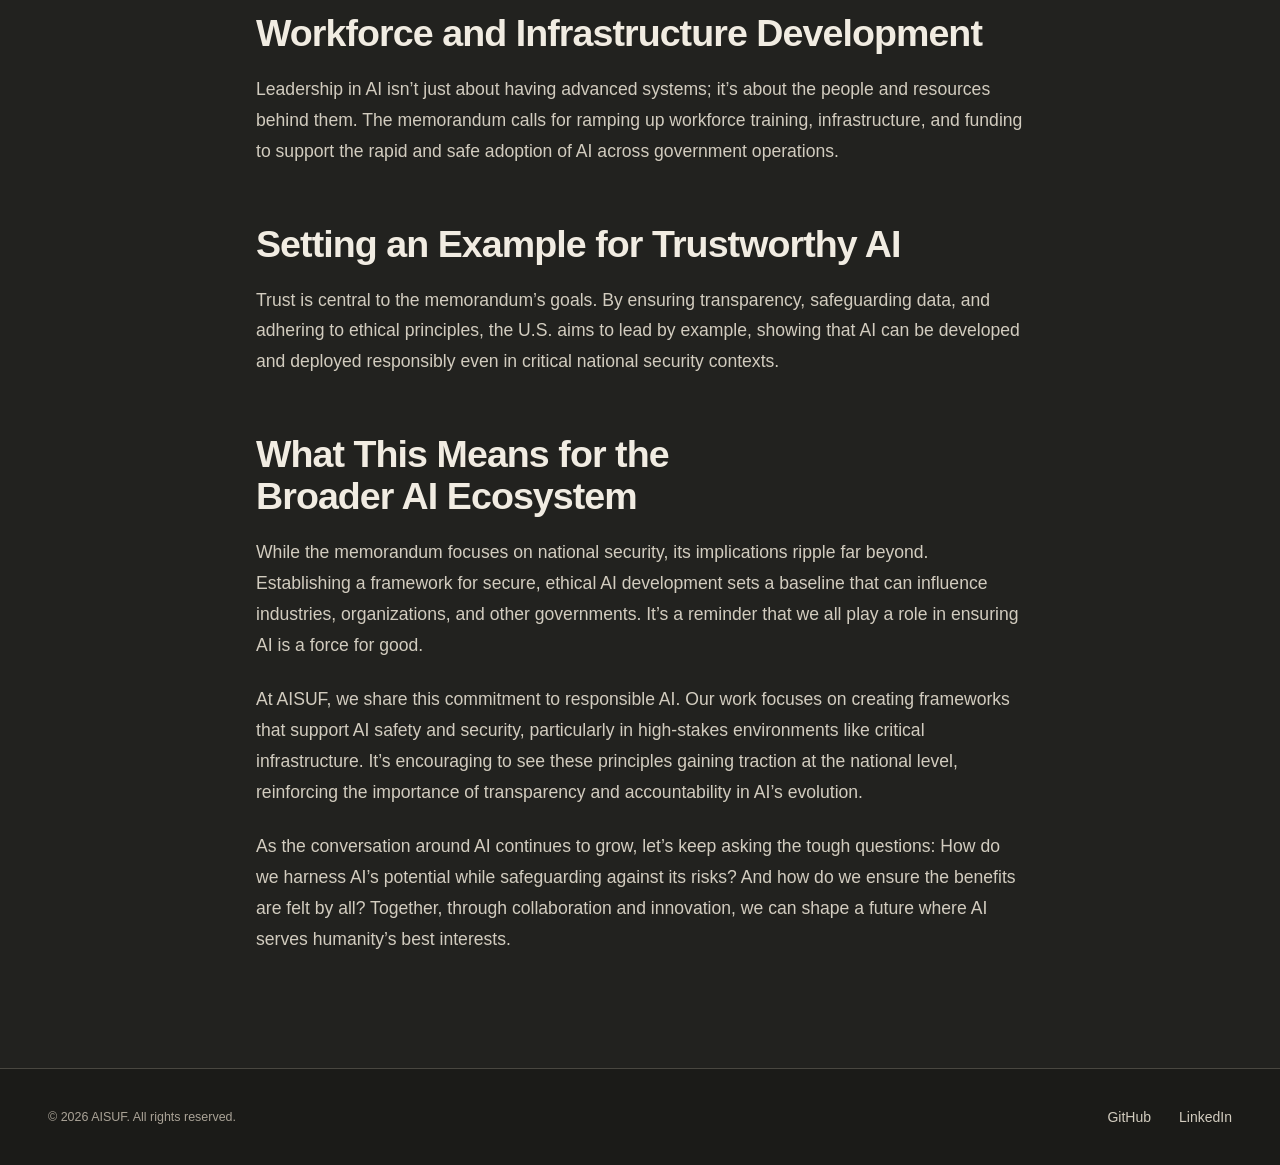
<file: blogs/f/ai-and-national-security-highlights-from-the-white-house-memo/index.html>
<!doctype html>
<html lang="en">
<head>
  <meta charset="utf-8">
  <meta name="viewport" content="width=device-width, initial-scale=1">
  <title>AI and National Security: Highlights from the White House Memo — AISUF</title>
  <meta name="description" content="Artificial intelligence (AI) continues to take center stage in shaping our future, and the latest National Security Memorandum on AI released on October 24, 2024 from the White House underscores just how pivotal it is.">
  <meta name="theme-color" content="#22221f">
  <link rel="canonical" href="https://aisuf.org/blogs/f/ai-and-national-security-highlights-from-the-white-house-memo">
  <meta property="og:type" content="article">
  <meta property="og:site_name" content="AISUF">
  <meta property="og:title" content="AI and National Security: Highlights from the White House Memo">
  <meta property="og:description" content="Artificial intelligence (AI) continues to take center stage in shaping our future, and the latest National Security Memorandum on AI released on October 24, 2024 from the White House underscores just how pivotal it is.">
  <meta property="og:url" content="https://aisuf.org/blogs/f/ai-and-national-security-highlights-from-the-white-house-memo">
  <meta property="article:published_time" content="2024-11-10">
  <meta property="article:section" content="Industry News">
  <script type="application/ld+json">
{
  "@context": "https://schema.org",
  "@type": "BlogPosting",
  "headline": "AI and National Security: Highlights from the White House Memo",
  "description": "Artificial intelligence (AI) continues to take center stage in shaping our future, and the latest National Security Memorandum on AI released on October 24, 2024 from the White House underscores just how pivotal it is.",
  "datePublished": "2024-11-10",
  "articleSection": "Industry News",
  "author": {
    "@type": "Person",
    "name": "Helen Oakley",
    "url": "https://linktr.ee/helen.oakley"
  },
  "mainEntityOfPage": "https://aisuf.org/blogs/f/ai-and-national-security-highlights-from-the-white-house-memo",
  "url": "https://aisuf.org/blogs/f/ai-and-national-security-highlights-from-the-white-house-memo",
  "publisher": {
    "@type": "Organization",
    "name": "AISUF",
    "url": "https://aisuf.org/"
  }
}
  </script>
  <link rel="stylesheet" href="/assets/css/site.css?v=phase3-5">
</head>
<body>
  <a class="skip-link" href="#main-content">Skip to content</a>
  <header class="site-header">
    <div class="shell header-inner">
      <a class="wordmark" href="/" aria-label="AISUF home">AISUF</a>
      <nav class="site-nav" aria-label="Primary navigation">
        <a href="/">Home</a>
        <a href="/#related-work">Related Work</a>
        <a href="https://github.com/AISUF">GitHub</a>
        <a href="https://www.linkedin.com/company/aisuf/">LinkedIn</a>
      </nav>
    </div>
  </header>

  <main id="main-content" class="article-shell">
    <a class="article-back" href="/"><span aria-hidden="true">←</span> Back</a>
    <article>
      <header class="article-header">
        <p class="article-meta"><span>Industry News</span><span aria-hidden="true">·</span><time datetime="2024-11-10">November 10, 2024</time></p>
        <h1 class="article-title">AI and National Security: Highlights from the White House Memo</h1>
        <p class="article-byline"><a href="https://linktr.ee/helen.oakley">Helen Oakley</a></p>
      </header>
      <div class="article-body">
      <p>Artificial intelligence (AI) continues to take center stage in shaping our future, and the latest <a href="https://www.whitehouse.gov/briefing-room/presidential-actions/2024/10/24/memorandum-on-advancing-the-united-states-leadership-in-artificial-intelligence-harnessing-artificial-intelligence-to-fulfill-national-security-objectives-and-fostering-the-safety-security/"><strong>National Security Memorandum on AI</strong></a> released on October 24, 2024 from the White House underscores just how pivotal it is. This first-of-its-kind memorandum aims to harness AI&#x27;s transformative power while ensuring its use aligns with safety, security, and ethical principles - especially when it comes to national security.</p>
      <p>Let’s break down the key points here from U.S. AI Memorandum.</p>
      <h2><strong>AI as a Strategic Priority</strong></h2>
      <p>The memorandum positions AI as a cornerstone of the U.S. national security strategy. It emphasizes the need to lead globally in AI development and use, particularly for defense, intelligence, and broader security purposes. Leadership here isn’t just about cutting-edge models - it’s about setting standards and practices that others want to follow.</p>
      <h2><strong>Balancing Innovation and Risk</strong></h2>
      <p>While the memorandum recognizes AI&#x27;s immense potential, it also underscores the risks. From model misuse to adversarial attacks, there’s a strong push to bake safety, reliability, and accountability into AI systems from the ground up. This is where transparent and responsible practices become non-negotiable.</p>
      <h2><strong>International Collaboration</strong></h2>
      <p>Acknowledging the global nature of AI innovation, the memorandum highlights the need for collaboration with allies and partners. By aligning on norms and standards, the U.S. aims to build a coalition that supports secure and ethical AI use worldwide.</p>
      <h2><strong>Workforce and Infrastructure Development</strong></h2>
      <p>Leadership in AI isn’t just about having advanced systems; it’s about the people and resources behind them. The memorandum calls for ramping up workforce training, infrastructure, and funding to support the rapid and safe adoption of AI across government operations.</p>
      <h2><strong>Setting an Example for Trustworthy AI</strong></h2>
      <p>Trust is central to the memorandum’s goals. By ensuring transparency, safeguarding data, and adhering to ethical principles, the U.S. aims to lead by example, showing that AI can be developed and deployed responsibly even in critical national security contexts.</p>
      <h2><strong>What This Means for the Broader AI Ecosystem</strong></h2>
      <p>While the memorandum focuses on national security, its implications ripple far beyond. Establishing a framework for secure, ethical AI development sets a baseline that can influence industries, organizations, and other governments. It’s a reminder that we all play a role in ensuring AI is a force for good.</p>
      <p>At AISUF, we share this commitment to responsible AI. Our work focuses on creating frameworks that support AI safety and security, particularly in high-stakes environments like critical infrastructure. It’s encouraging to see these principles gaining traction at the national level, reinforcing the importance of transparency and accountability in AI’s evolution.</p>
      <p>As the conversation around AI continues to grow, let’s keep asking the tough questions: How do we harness AI’s potential while safeguarding against its risks? And how do we ensure the benefits are felt by all? Together, through collaboration and innovation, we can shape a future where AI serves humanity’s best interests.</p>
      </div>
    </article>
  </main>

  <footer class="site-footer">
    <div class="shell footer-inner">
      <p class="footer-credit">© 2026 AISUF. All rights reserved.</p>
      <nav aria-label="Footer navigation">
        <a href="https://github.com/AISUF">GitHub</a>
        <a href="https://www.linkedin.com/company/aisuf/">LinkedIn</a>
      </nav>
    </div>
  </footer>
</body>
</html>
</file>
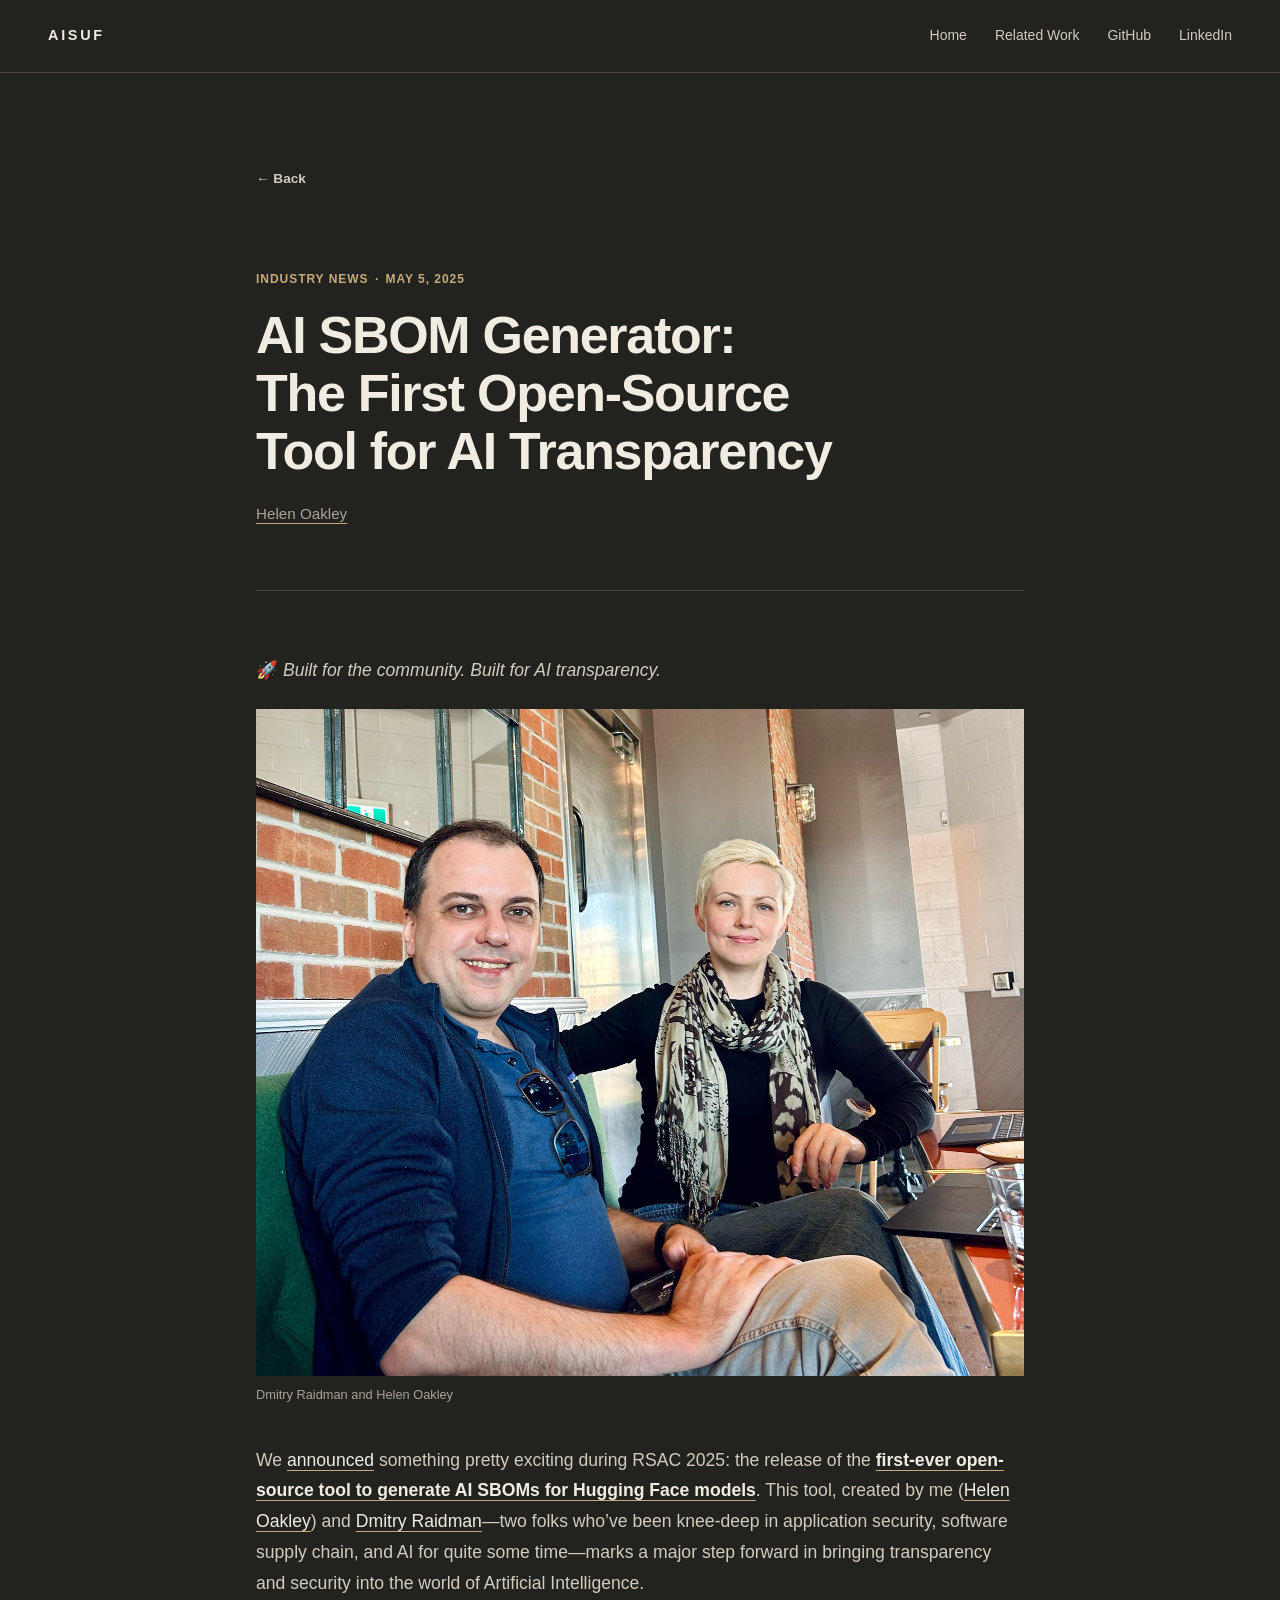
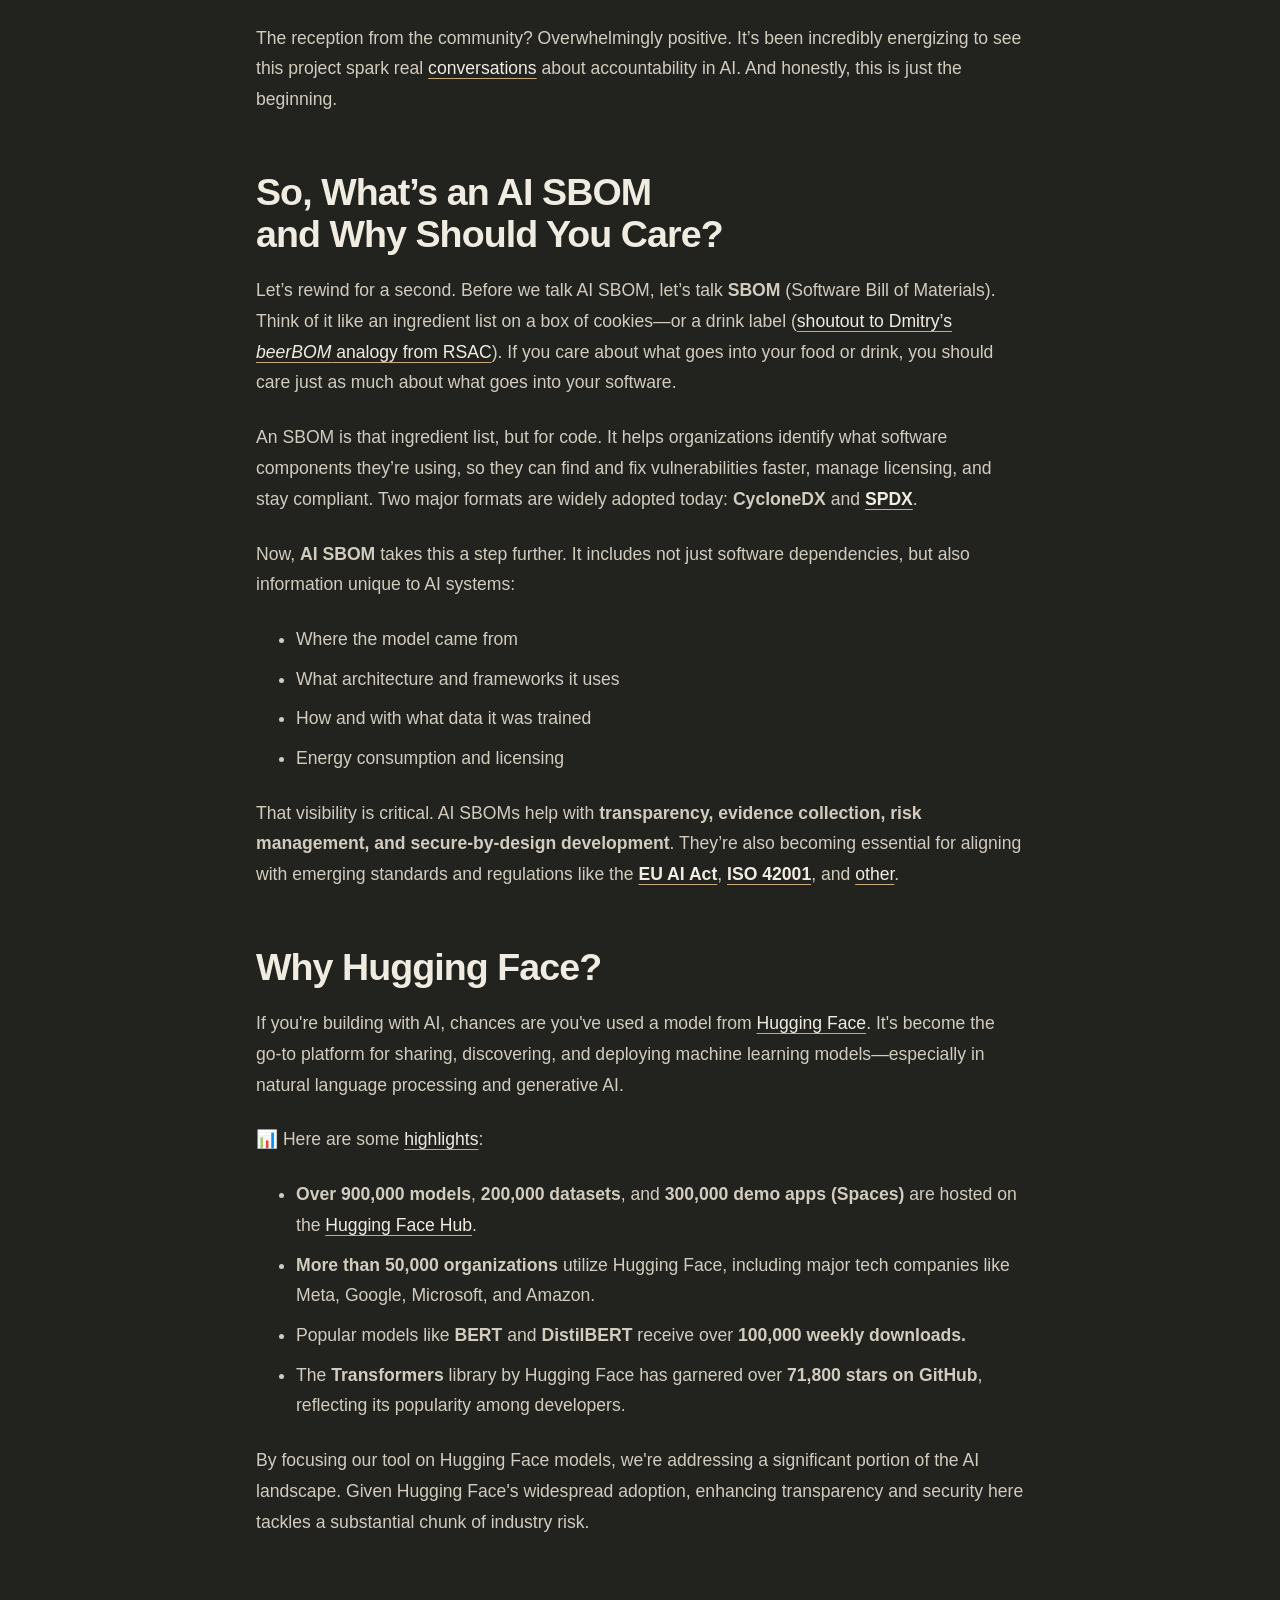
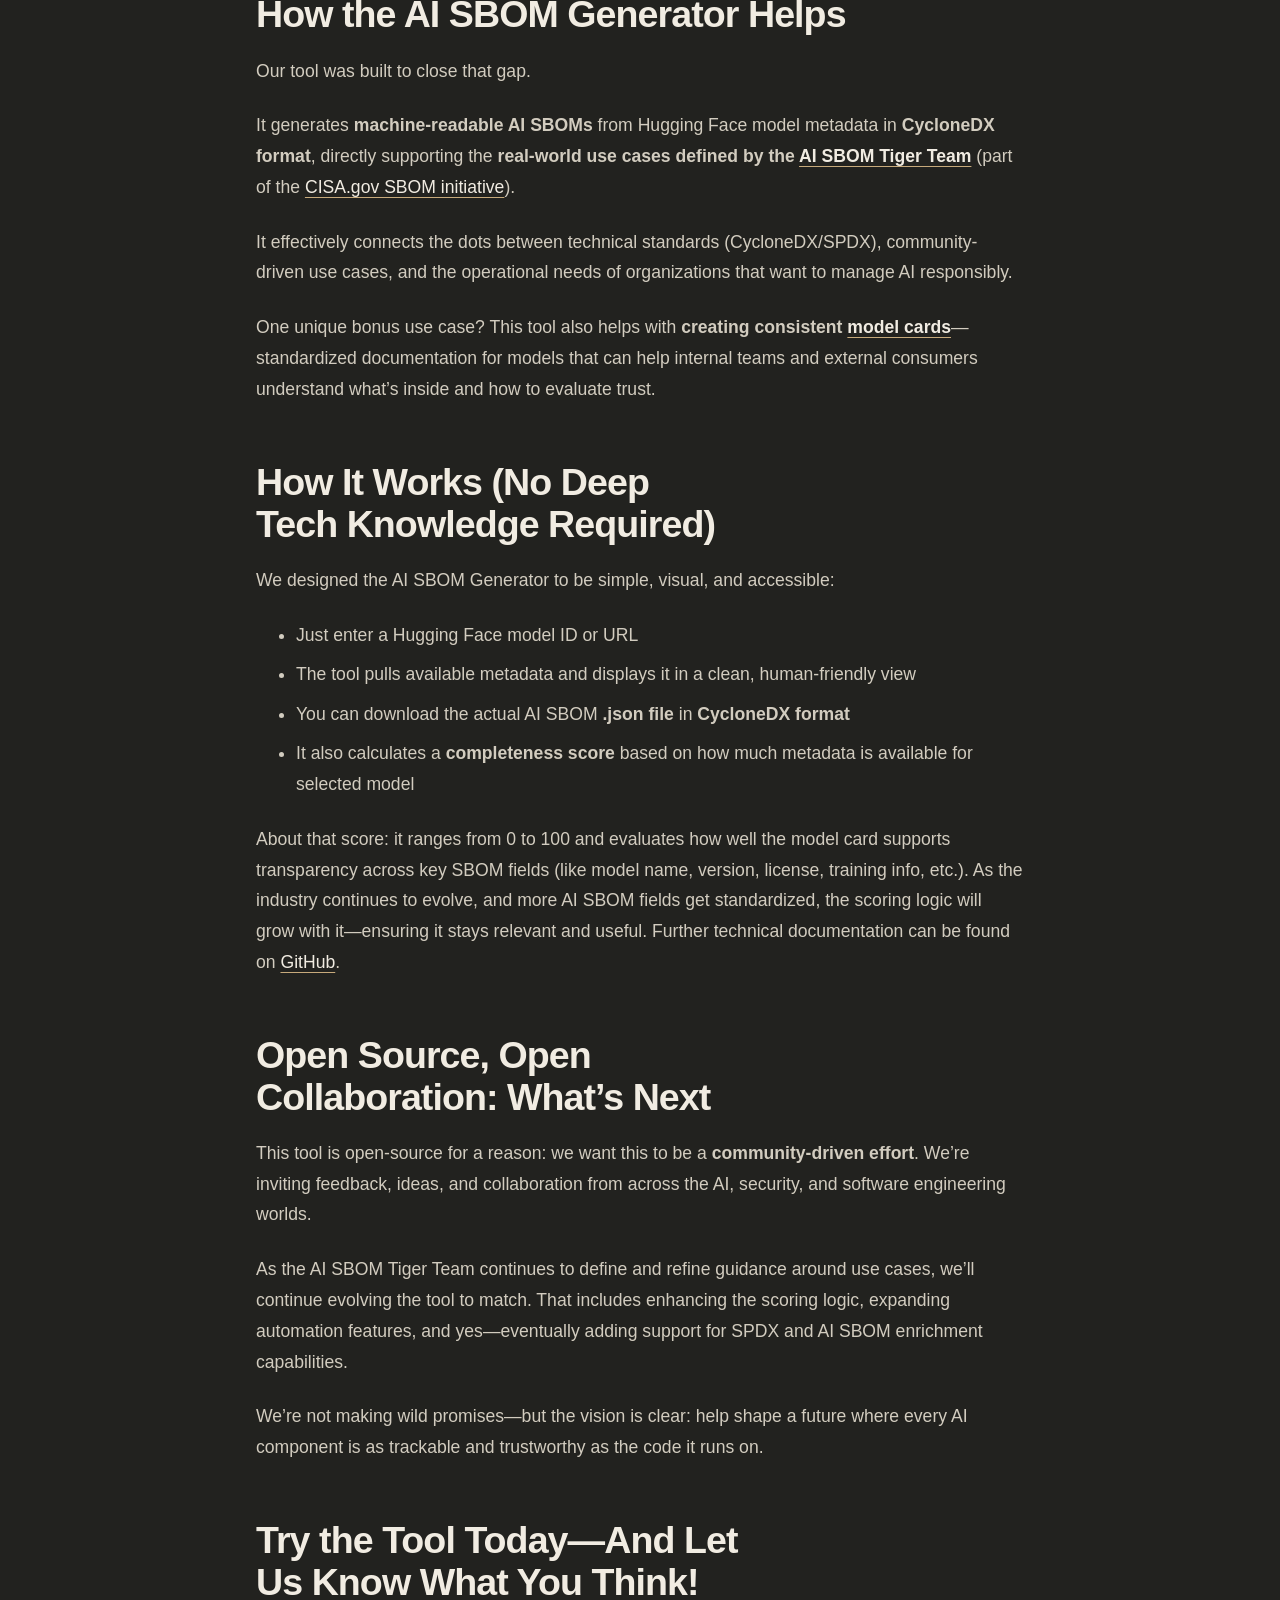
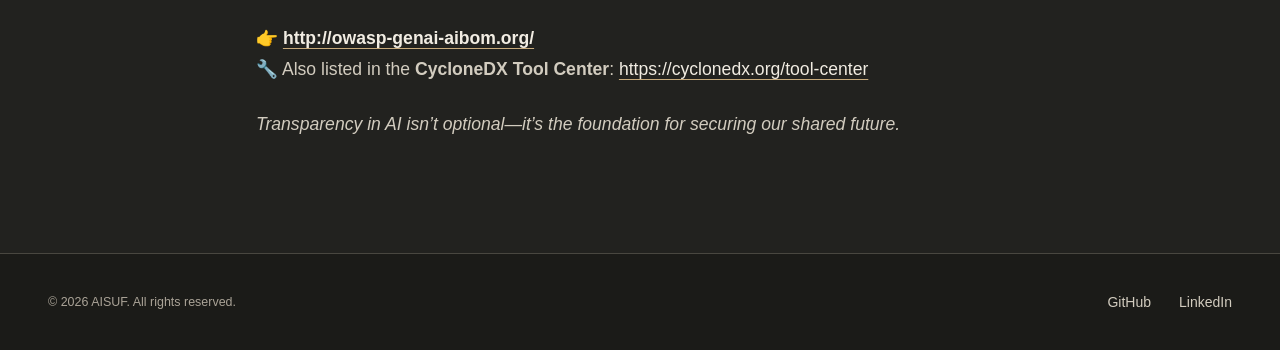
<file: blogs/f/ai-sbom-generator/index.html>
<!doctype html>
<html lang="en">
<head>
  <meta charset="utf-8">
  <meta name="viewport" content="width=device-width, initial-scale=1">
  <title>AI SBOM Generator: The First Open-Source Tool for AI Transparency — AISUF</title>
  <meta name="description" content="We announced something pretty exciting during RSAC 2025: the release of the first-ever open-source tool to generate AI SBOMs for Hugging Face models.">
  <meta name="theme-color" content="#22221f">
  <link rel="canonical" href="https://aisuf.org/blogs/f/ai-sbom-generator">
  <meta property="og:type" content="article">
  <meta property="og:site_name" content="AISUF">
  <meta property="og:title" content="AI SBOM Generator: The First Open-Source Tool for AI Transparency">
  <meta property="og:description" content="We announced something pretty exciting during RSAC 2025: the release of the first-ever open-source tool to generate AI SBOMs for Hugging Face models.">
  <meta property="og:url" content="https://aisuf.org/blogs/f/ai-sbom-generator">
  <meta property="og:image" content="https://aisuf.org/assets/images/blogs/Dmitry_and_Helen.jpg">
  <meta property="og:image:alt" content="Dmitry Raidman and Helen Oakley seated together">
  <meta property="og:image:width" content="1536">
  <meta property="og:image:height" content="1333">
  <meta property="article:published_time" content="2025-05-05">
  <meta property="article:section" content="Industry News">
  <script type="application/ld+json">
{
  "@context": "https://schema.org",
  "@type": "BlogPosting",
  "headline": "AI SBOM Generator: The First Open-Source Tool for AI Transparency",
  "description": "We announced something pretty exciting during RSAC 2025: the release of the first-ever open-source tool to generate AI SBOMs for Hugging Face models.",
  "datePublished": "2025-05-05",
  "articleSection": "Industry News",
  "image": "https://aisuf.org/assets/images/blogs/Dmitry_and_Helen.jpg",
  "author": {
    "@type": "Person",
    "name": "Helen Oakley",
    "url": "https://linktr.ee/helen.oakley"
  },
  "mainEntityOfPage": "https://aisuf.org/blogs/f/ai-sbom-generator",
  "url": "https://aisuf.org/blogs/f/ai-sbom-generator",
  "publisher": {
    "@type": "Organization",
    "name": "AISUF",
    "url": "https://aisuf.org/"
  }
}
  </script>
  <link rel="stylesheet" href="/assets/css/site.css?v=phase3-5">
</head>
<body>
  <a class="skip-link" href="#main-content">Skip to content</a>
  <header class="site-header">
    <div class="shell header-inner">
      <a class="wordmark" href="/" aria-label="AISUF home">AISUF</a>
      <nav class="site-nav" aria-label="Primary navigation">
        <a href="/">Home</a>
        <a href="/#related-work">Related Work</a>
        <a href="https://github.com/AISUF">GitHub</a>
        <a href="https://www.linkedin.com/company/aisuf/">LinkedIn</a>
      </nav>
    </div>
  </header>

  <main id="main-content" class="article-shell">
    <a class="article-back" href="/"><span aria-hidden="true">←</span> Back</a>
    <article>
      <header class="article-header">
        <p class="article-meta"><span>Industry News</span><span aria-hidden="true">·</span><time datetime="2025-05-05">May 5, 2025</time></p>
        <h1 class="article-title">AI SBOM Generator: The First Open-Source Tool for AI Transparency</h1>
        <p class="article-byline"><a href="https://linktr.ee/helen.oakley">Helen Oakley</a></p>
      </header>
      <div class="article-body">
      <p><strong>🚀</strong> <em>Built for the community. Built for AI transparency.</em></p>
      <figure class="article-figure">
        <img src="/assets/images/blogs/Dmitry_and_Helen.jpg" width="1536" height="1333" alt="Dmitry Raidman and Helen Oakley seated together" decoding="async">
        <figcaption>Dmitry Raidman and Helen Oakley</figcaption>
      </figure>
      <p>We <a href="https://www.linkedin.com/posts/helen-oakley_ai-sbom-rsac2025-activity-7322790946897637376-0Pqk">announced</a> something pretty exciting during RSAC 2025: the release of the <a href="http://owasp-genai-aibom.org/"><strong>first-ever open-source tool to generate AI SBOMs for Hugging Face models</strong></a>. This tool, created by me (<a href="https://linktr.ee/helen.oakley">Helen Oakley</a>) and <a href="https://www.linkedin.com/in/draidman/">Dmitry Raidman</a>—two folks who’ve been knee-deep in application security, software supply chain, and AI for quite some time—marks a major step forward in bringing transparency and security into the world of Artificial Intelligence.</p>
      <p>The reception from the community? Overwhelmingly positive. It’s been incredibly energizing to see this project spark real <a href="https://www.youtube.com/watch?v=iN9HWMzc6jY">conversations</a> about accountability in AI. And honestly, this is just the beginning.</p>
      <h2><strong>So, </strong><strong>What’s</strong><strong> an AI SBOM and Why Should You Care?</strong></h2>
      <p>Let’s rewind for a second. Before we talk AI SBOM, let’s talk <strong>SBOM</strong> (Software Bill of Materials). Think of it like an ingredient list on a box of cookies—or a drink label (<a href="https://www.linkedin.com/posts/draidman_rsac2025-ai-aisbom-activity-7323478746689142784-avHB">shoutout to Dmitry’s <em>beerBOM</em> analogy from RSAC</a>). If you care about what goes into your food or drink, you should care just as much about what goes into your software.</p>
      <p>An SBOM is that ingredient list, but for code. It helps organizations identify what software components they’re using, so they can find and fix vulnerabilities faster, manage licensing, and stay compliant. Two major formats are widely adopted today: <strong>CycloneDX</strong> and <a href="https://spdx.dev/"><strong>SPDX</strong></a>.</p>
      <p>Now, <strong>AI SBOM</strong> takes this a step further. It includes not just software dependencies, but also information unique to AI systems:</p>
      <ul>
        <li>Where the model came from</li>
        <li>What architecture and frameworks it uses</li>
        <li>How and with what data it was trained</li>
        <li>Energy consumption and licensing</li>
      </ul>
      <p>That visibility is critical. AI SBOMs help with <strong>transparency, evidence collection, risk management, and secure-by-design development</strong>. They’re also becoming essential for aligning with emerging standards and regulations like the <a href="https://artificialintelligenceact.eu/"><strong>EU AI Act</strong></a>, <a href="https://www.iso.org/standard/81230.html"><strong>ISO 42001</strong></a>, and <a href="https://financialpost.com/technology/tech-news/opinion-why-agentic-ai-is-forcing-a-rethink-of-business-risk">other</a>.</p>
      <h2><strong>Why Hugging Face?</strong></h2>
      <p>If you&#x27;re building with AI, chances are you&#x27;ve used a model from <a href="https://huggingface.co/">Hugging Face</a>. It&#x27;s become the go-to platform for sharing, discovering, and deploying machine learning models—especially in natural language processing and generative AI.</p>
      <p>📊 Here are some <a href="https://route06.com/insights/71">highlights</a>:</p>
      <ul>
        <li><strong>Over 900,000 models</strong>, <strong>200,000 datasets</strong>, and <strong>300,000 demo apps (Spaces)</strong> are hosted on the <a href="https://huggingface.co/docs/hub/en/index">Hugging Face Hub</a>.</li>
        <li><strong>More than 50,000 organizations</strong> utilize Hugging Face, including major tech companies like Meta, Google, Microsoft, and Amazon.</li>
        <li>Popular models like <strong>BERT</strong> and <strong>DistilBERT</strong> receive over <strong>100,000 weekly downloads.</strong></li>
        <li>The <strong>Transformers</strong> library by Hugging Face has garnered over <strong>71,800 stars on GitHub</strong>, reflecting its popularity among developers.</li>
      </ul>
      <p>By focusing our tool on Hugging Face models, we&#x27;re addressing a significant portion of the AI landscape. Given Hugging Face&#x27;s widespread adoption, enhancing transparency and security here tackles a substantial chunk of industry risk.</p>
      <h2><strong>How the AI SBOM Generator Helps</strong></h2>
      <p>Our tool was built to close that gap.</p>
      <p>It generates <strong>machine-readable AI SBOMs</strong> from Hugging Face model metadata in <strong>CycloneDX</strong><strong> format</strong>, directly supporting the <strong>real-world use cases defined by the </strong><a href="https://github.com/aibom-squad/AIBOM-Tiger-Team"><strong>AI SBOM Tiger Team</strong></a> (part of the <a href="https://www.cisa.gov/sbom">CISA.gov SBOM initiative</a>).</p>
      <p>It effectively connects the dots between technical standards (CycloneDX/SPDX), community-driven use cases, and the operational needs of organizations that want to manage AI responsibly.</p>
      <p>One unique bonus use case? This tool also helps with <strong>creating consistent </strong><a href="https://huggingface.co/docs/hub/en/model-cards"><strong>model cards</strong></a>—standardized documentation for models that can help internal teams and external consumers understand what’s inside and how to evaluate trust.</p>
      <h2><strong>How It Works (No Deep Tech Knowledge Required)</strong></h2>
      <p>We designed the AI SBOM Generator to be simple, visual, and accessible:</p>
      <ul>
        <li>Just enter a Hugging Face model ID or URL</li>
        <li>The tool pulls available metadata and displays it in a clean, human-friendly view</li>
        <li>You can download the actual AI SBOM <strong>.json file</strong> in <strong>CycloneDX format</strong></li>
        <li>It also calculates a <strong>completeness score</strong> based on how much metadata is available for selected model</li>
      </ul>
      <p>About that score: it ranges from 0 to 100 and evaluates how well the model card supports transparency across key SBOM fields (like model name, version, license, training info, etc.). As the industry continues to evolve, and more AI SBOM fields get standardized, the scoring logic will grow with it—ensuring it stays relevant and useful. Further technical documentation can be found on <a href="https://github.com/aetheris-ai/aibom-generator">GitHub</a>.</p>
      <h2><strong>Open Source, Open Collaboration: What’s Next</strong></h2>
      <p>This tool is open-source for a reason: we want this to be a <strong>community-driven effort</strong>. We’re inviting feedback, ideas, and collaboration from across the AI, security, and software engineering worlds.</p>
      <p>As the AI SBOM Tiger Team continues to define and refine guidance around use cases, we’ll continue evolving the tool to match. That includes enhancing the scoring logic, expanding automation features, and yes—eventually adding support for SPDX and AI SBOM enrichment capabilities.</p>
      <p>We’re not making wild promises—but the vision is clear: help shape a future where every AI component is as trackable and trustworthy as the code it runs on.</p>
      <h2><strong>Try the Tool Today—And Let Us Know What You Think!</strong></h2>
      <p>👉 <a href="http://owasp-genai-aibom.org/"><strong>http://owasp-genai-aibom.org/</strong></a><br>🔧 Also listed in the <strong>CycloneDX</strong><strong> Tool Center</strong>: <a href="https://cyclonedx.org/tool-center">https://cyclonedx.org/tool-center</a></p>
      <p><em>Transparency in AI isn’t optional—it’s the foundation for securing our shared future.</em></p>
      </div>
    </article>
  </main>

  <footer class="site-footer">
    <div class="shell footer-inner">
      <p class="footer-credit">© 2026 AISUF. All rights reserved.</p>
      <nav aria-label="Footer navigation">
        <a href="https://github.com/AISUF">GitHub</a>
        <a href="https://www.linkedin.com/company/aisuf/">LinkedIn</a>
      </nav>
    </div>
  </footer>
</body>
</html>
</file>
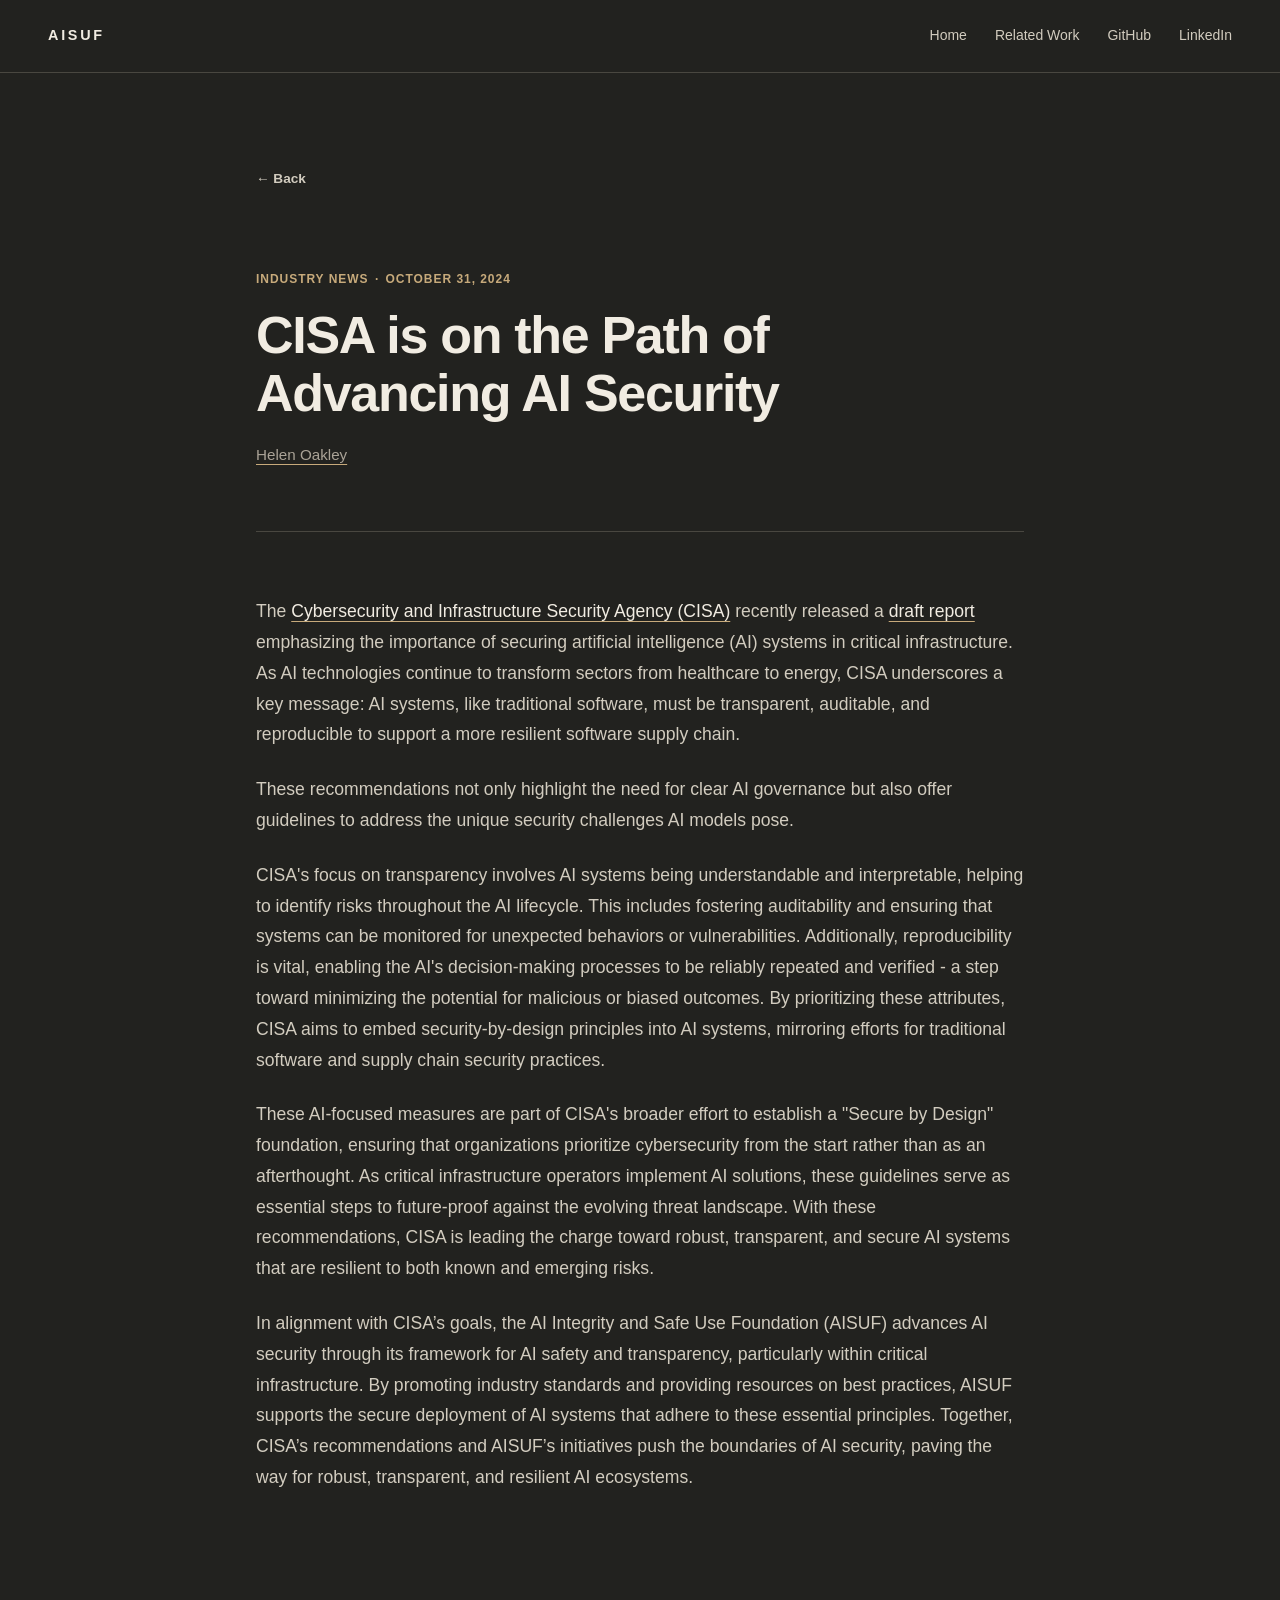
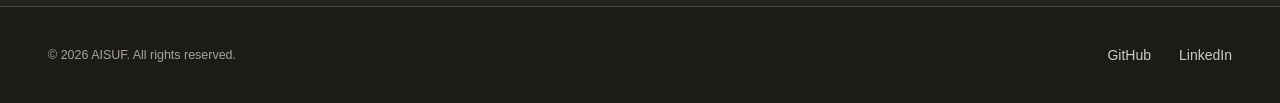
<file: blogs/f/cisa-is-on-the-path-of-advancing-ai-security/index.html>
<!doctype html>
<html lang="en">
<head>
  <meta charset="utf-8">
  <meta name="viewport" content="width=device-width, initial-scale=1">
  <title>CISA is on the Path of Advancing AI Security — AISUF</title>
  <meta name="description" content="The Cybersecurity and Infrastructure Security Agency (CISA) recently released a draft report emphasizing the importance of securing artificial intelligence (AI) systems in critical infrastructure.">
  <meta name="theme-color" content="#22221f">
  <link rel="canonical" href="https://aisuf.org/blogs/f/cisa-is-on-the-path-of-advancing-ai-security">
  <meta property="og:type" content="article">
  <meta property="og:site_name" content="AISUF">
  <meta property="og:title" content="CISA is on the Path of Advancing AI Security">
  <meta property="og:description" content="The Cybersecurity and Infrastructure Security Agency (CISA) recently released a draft report emphasizing the importance of securing artificial intelligence (AI) systems in critical infrastructure.">
  <meta property="og:url" content="https://aisuf.org/blogs/f/cisa-is-on-the-path-of-advancing-ai-security">
  <meta property="article:published_time" content="2024-10-31">
  <meta property="article:section" content="Industry News">
  <script type="application/ld+json">
{
  "@context": "https://schema.org",
  "@type": "BlogPosting",
  "headline": "CISA is on the Path of Advancing AI Security",
  "description": "The Cybersecurity and Infrastructure Security Agency (CISA) recently released a draft report emphasizing the importance of securing artificial intelligence (AI) systems in critical infrastructure.",
  "datePublished": "2024-10-31",
  "articleSection": "Industry News",
  "author": {
    "@type": "Person",
    "name": "Helen Oakley",
    "url": "https://linktr.ee/helen.oakley"
  },
  "mainEntityOfPage": "https://aisuf.org/blogs/f/cisa-is-on-the-path-of-advancing-ai-security",
  "url": "https://aisuf.org/blogs/f/cisa-is-on-the-path-of-advancing-ai-security",
  "publisher": {
    "@type": "Organization",
    "name": "AISUF",
    "url": "https://aisuf.org/"
  }
}
  </script>
  <link rel="stylesheet" href="/assets/css/site.css?v=phase3-5">
</head>
<body>
  <a class="skip-link" href="#main-content">Skip to content</a>
  <header class="site-header">
    <div class="shell header-inner">
      <a class="wordmark" href="/" aria-label="AISUF home">AISUF</a>
      <nav class="site-nav" aria-label="Primary navigation">
        <a href="/">Home</a>
        <a href="/#related-work">Related Work</a>
        <a href="https://github.com/AISUF">GitHub</a>
        <a href="https://www.linkedin.com/company/aisuf/">LinkedIn</a>
      </nav>
    </div>
  </header>

  <main id="main-content" class="article-shell">
    <a class="article-back" href="/"><span aria-hidden="true">←</span> Back</a>
    <article>
      <header class="article-header">
        <p class="article-meta"><span>Industry News</span><span aria-hidden="true">·</span><time datetime="2024-10-31">October 31, 2024</time></p>
        <h1 class="article-title">CISA is on the Path of Advancing AI Security</h1>
        <p class="article-byline"><a href="https://linktr.ee/helen.oakley">Helen Oakley</a></p>
      </header>
      <div class="article-body">
      <p>The <a href="https://www.cisa.gov/">Cybersecurity and Infrastructure Security Agency (CISA)</a> recently released a <a href="https://cyberscoop.com/wp-content/uploads/sites/3/2024/10/CISA-Cybersecurity-Advisory-Committee_DRAFT-Recommendations_20241011.pdf">draft report</a> emphasizing the importance of securing artificial intelligence (AI) systems in critical infrastructure. As AI technologies continue to transform sectors from healthcare to energy, CISA underscores a key message: AI systems, like traditional software, must be transparent, auditable, and reproducible to support a more resilient software supply chain.</p>
      <p>These recommendations not only highlight the need for clear AI governance but also offer guidelines to address the unique security challenges AI models pose.</p>
      <p>CISA&#x27;s focus on transparency involves AI systems being understandable and interpretable, helping to identify risks throughout the AI lifecycle. This includes fostering auditability and ensuring that systems can be monitored for unexpected behaviors or vulnerabilities. Additionally, reproducibility is vital, enabling the AI&#x27;s decision-making processes to be reliably repeated and verified - a step toward minimizing the potential for malicious or biased outcomes. By prioritizing these attributes, CISA aims to embed security-by-design principles into AI systems, mirroring efforts for traditional software and supply chain security practices.</p>
      <p>These AI-focused measures are part of CISA&#x27;s broader effort to establish a &quot;Secure by Design&quot; foundation, ensuring that organizations prioritize cybersecurity from the start rather than as an afterthought. As critical infrastructure operators implement AI solutions, these guidelines serve as essential steps to future-proof against the evolving threat landscape. With these recommendations, CISA is leading the charge toward robust, transparent, and secure AI systems that are resilient to both known and emerging risks.</p>
      <p>In alignment with CISA’s goals, the AI Integrity and Safe Use Foundation (AISUF) advances AI security through its framework for AI safety and transparency, particularly within critical infrastructure. By promoting industry standards and providing resources on best practices, AISUF supports the secure deployment of AI systems that adhere to these essential principles. Together, CISA’s recommendations and AISUF’s initiatives push the boundaries of AI security, paving the way for robust, transparent, and resilient AI ecosystems.</p>
      </div>
    </article>
  </main>

  <footer class="site-footer">
    <div class="shell footer-inner">
      <p class="footer-credit">© 2026 AISUF. All rights reserved.</p>
      <nav aria-label="Footer navigation">
        <a href="https://github.com/AISUF">GitHub</a>
        <a href="https://www.linkedin.com/company/aisuf/">LinkedIn</a>
      </nav>
    </div>
  </footer>
</body>
</html>
</file>
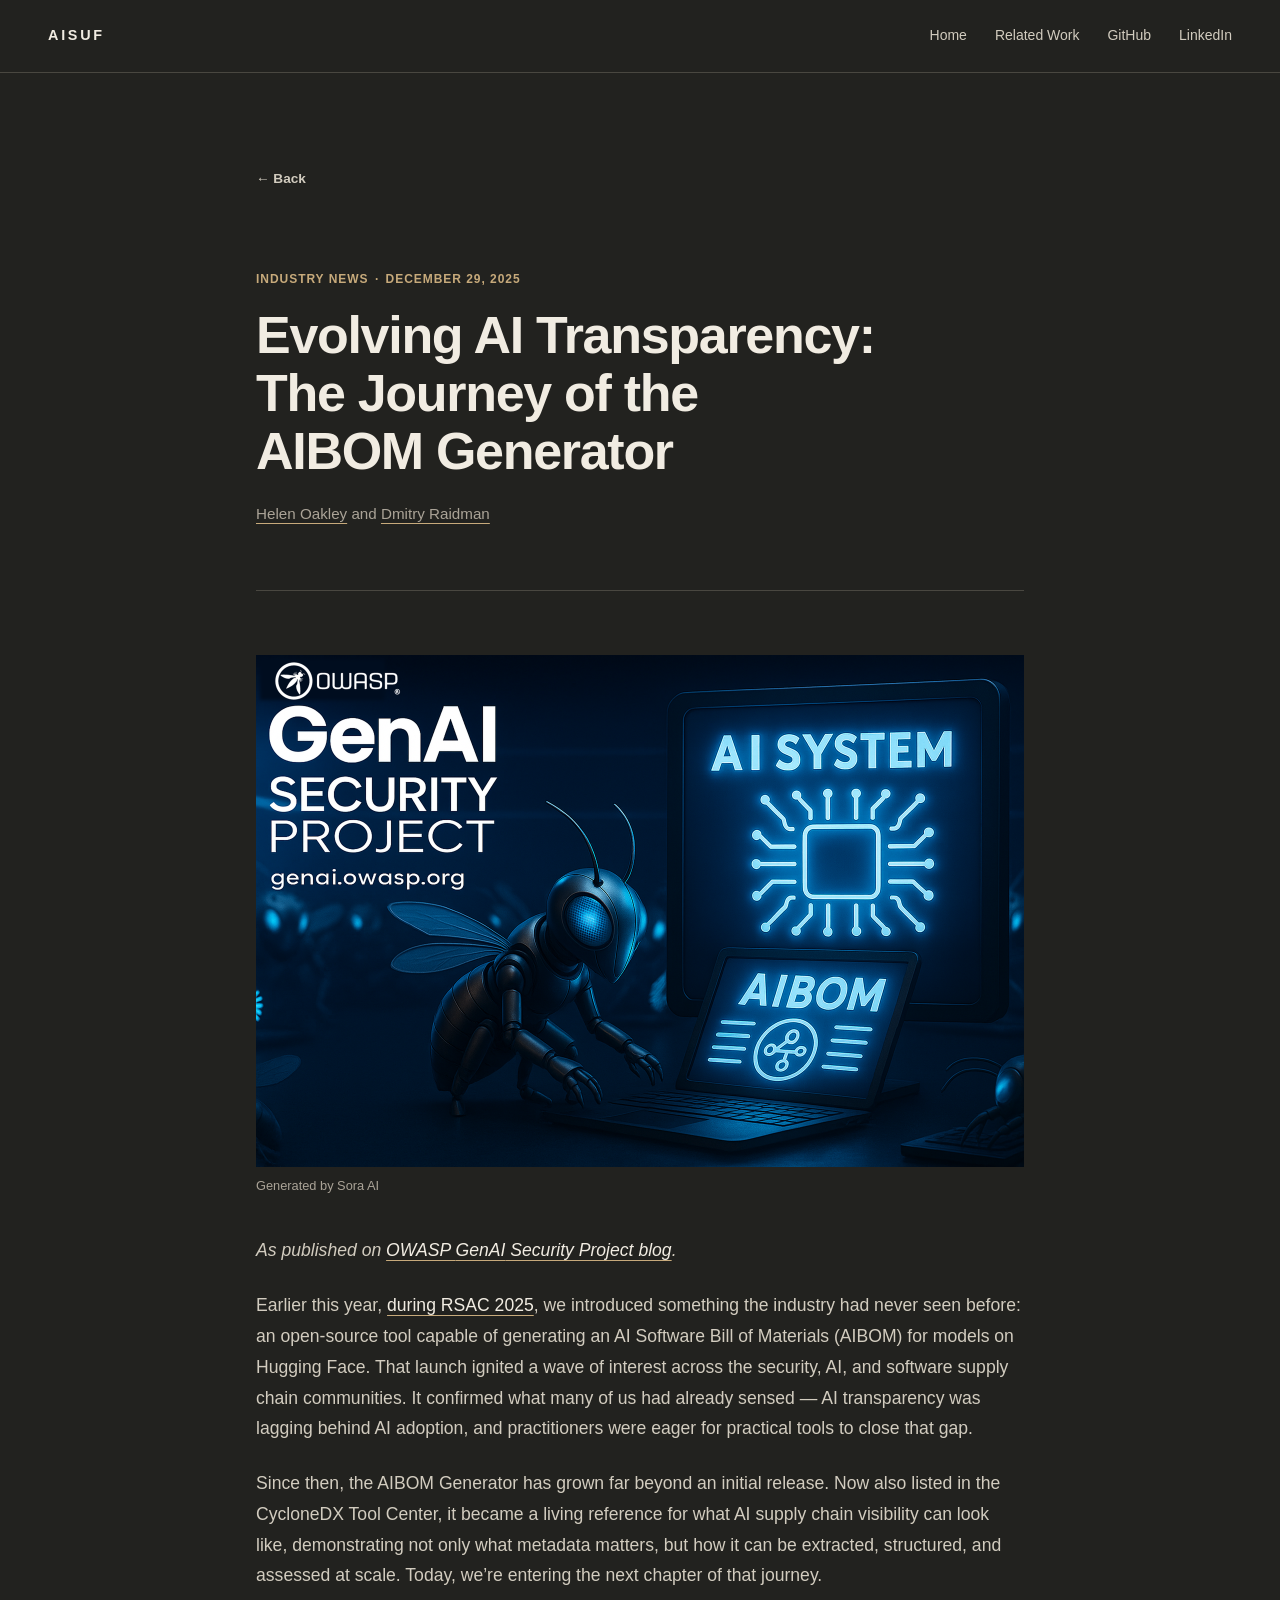
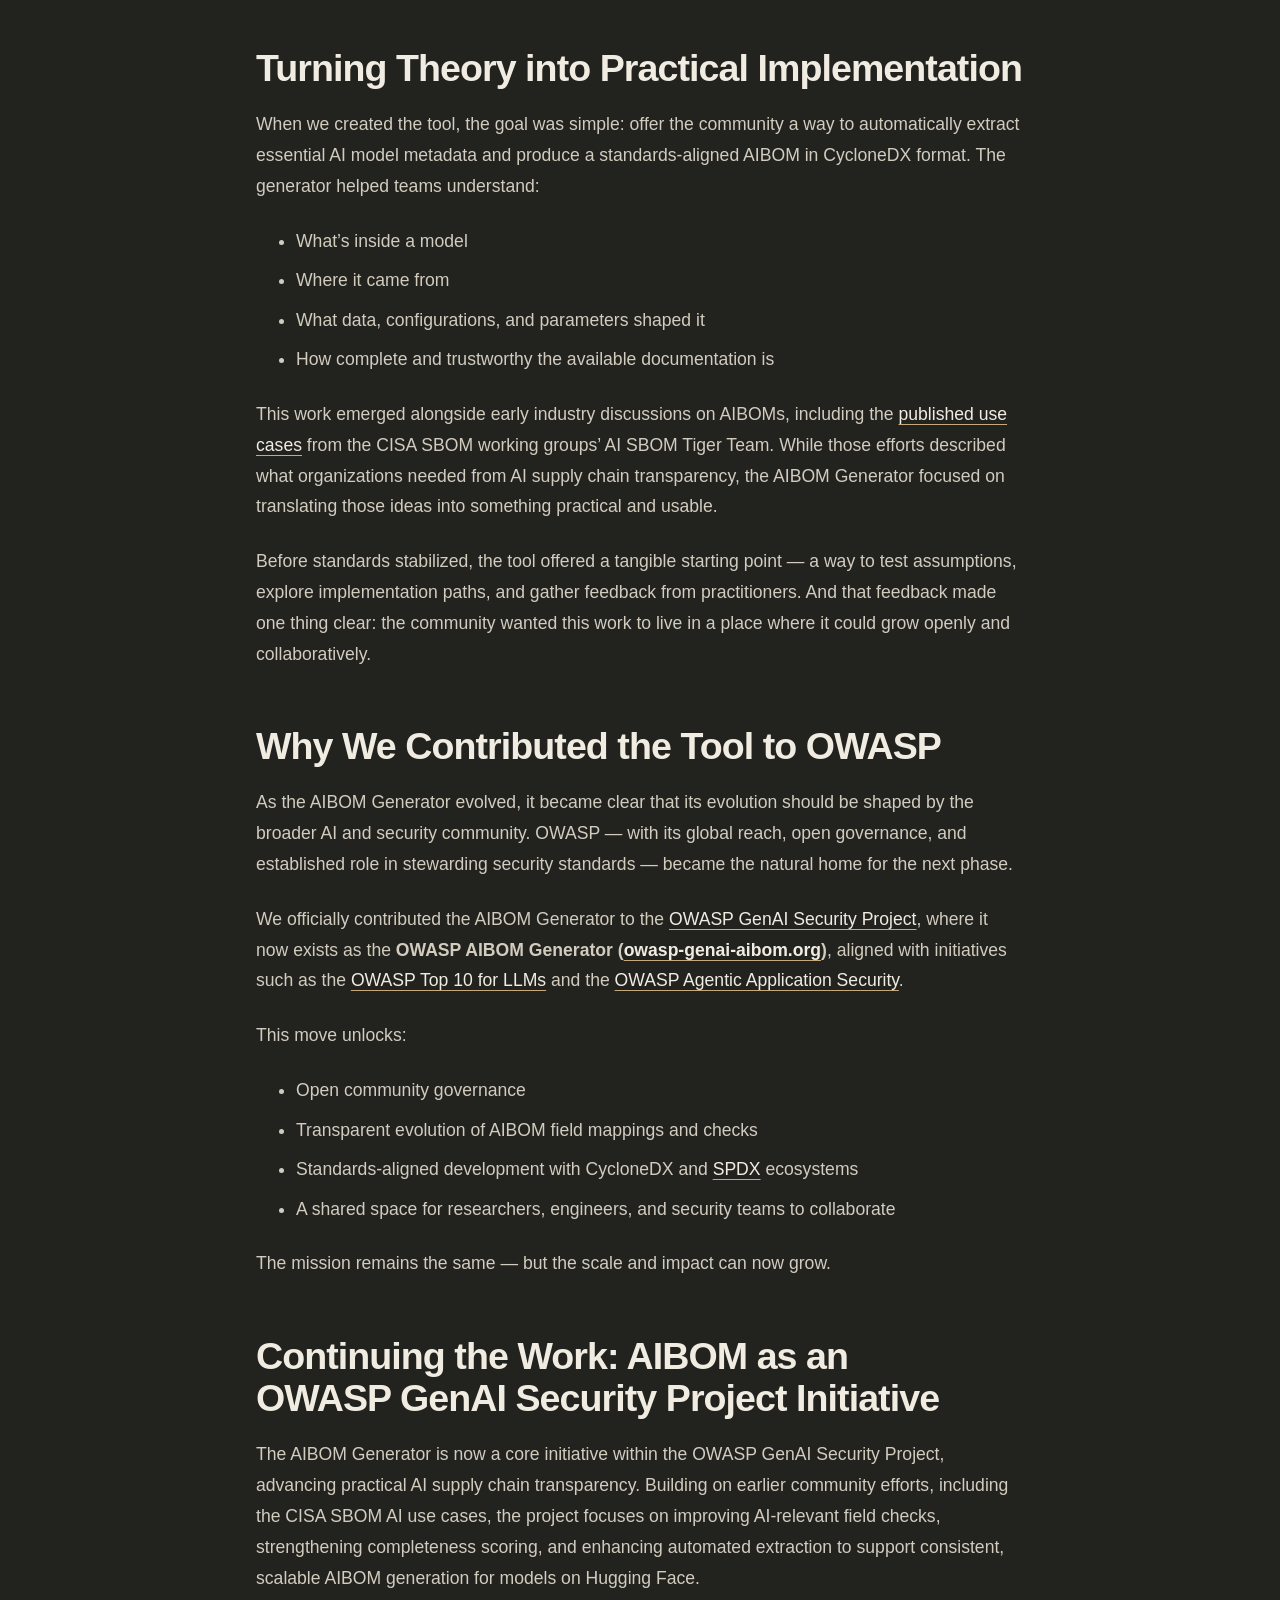
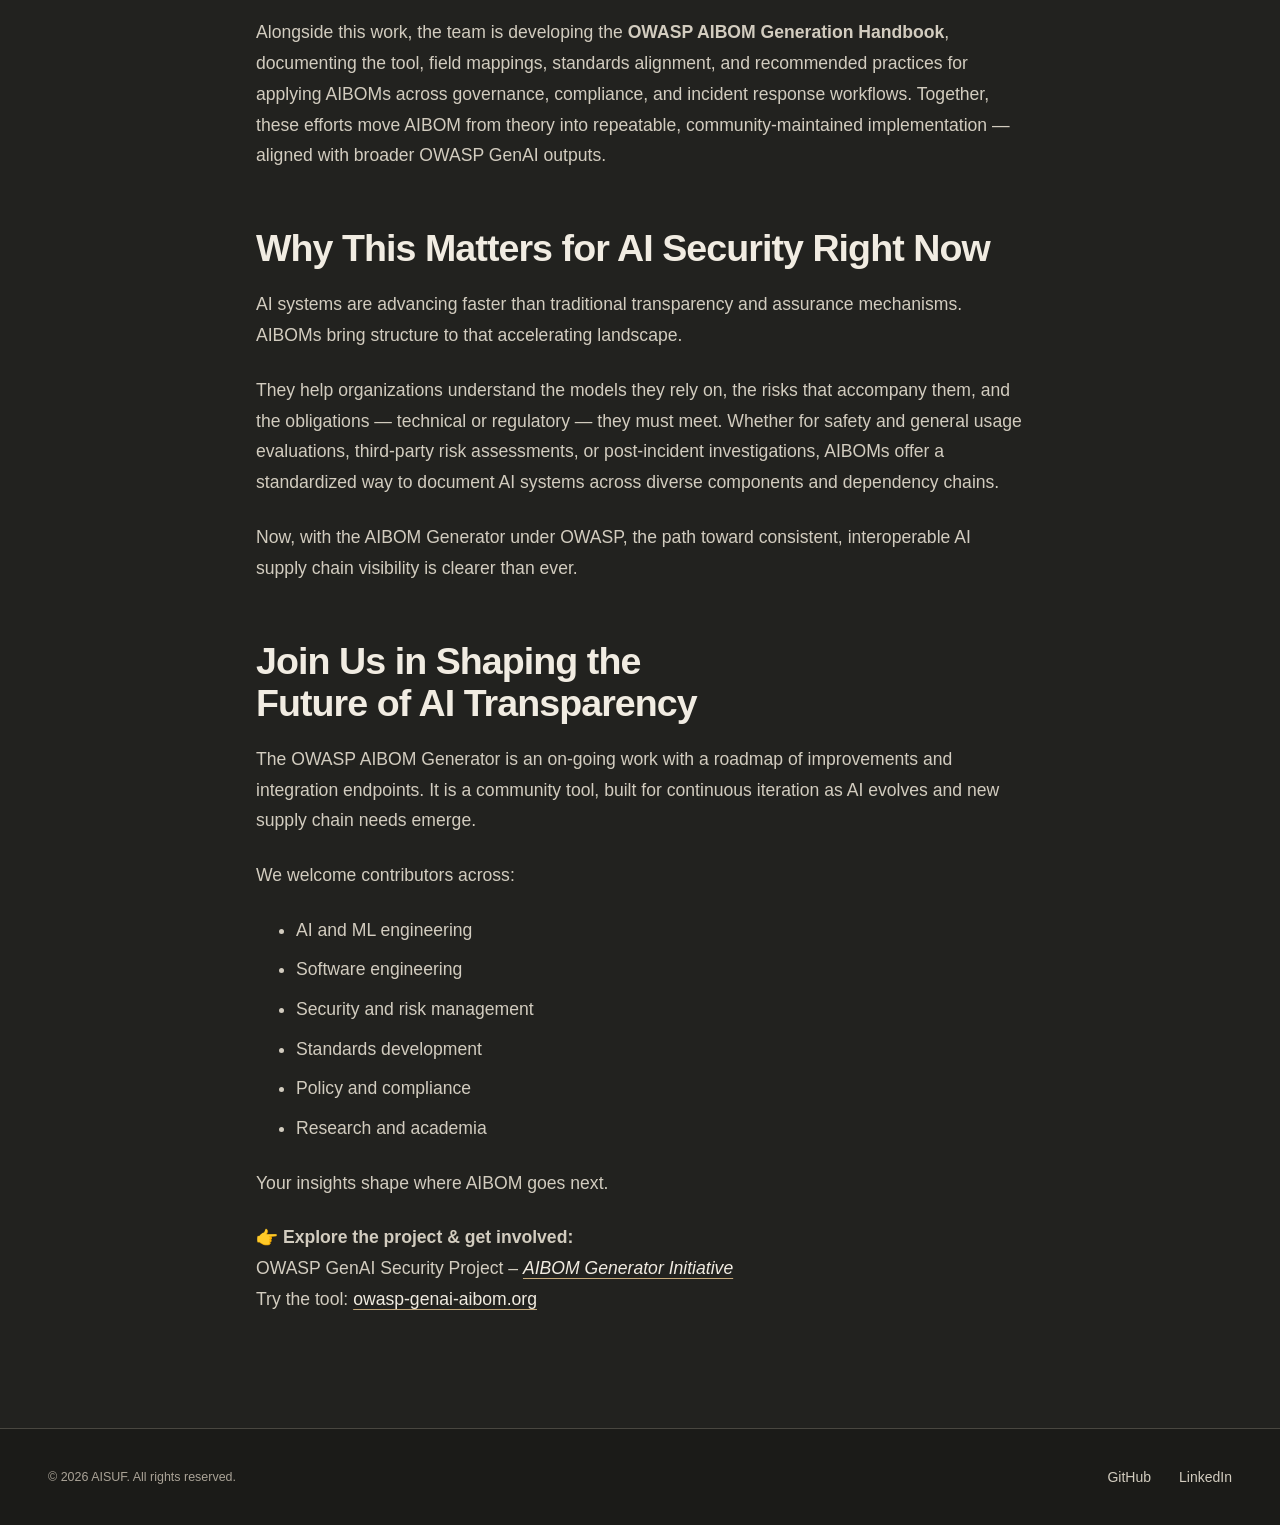
<file: blogs/f/evolving-ai-transparency-the-journey-of-the-aibom-generator/index.html>
<!doctype html>
<html lang="en">
<head>
  <meta charset="utf-8">
  <meta name="viewport" content="width=device-width, initial-scale=1">
  <title>Evolving AI Transparency: The Journey of the AIBOM Generator — AISUF</title>
  <meta name="description" content="Earlier this year, during RSAC 2025, we introduced something the industry had never seen before: an open-source tool capable of generating an AI Software Bill of Materials (AIBOM) for models on Hugging Face.">
  <meta name="theme-color" content="#22221f">
  <link rel="canonical" href="https://aisuf.org/blogs/f/evolving-ai-transparency-the-journey-of-the-aibom-generator">
  <meta property="og:type" content="article">
  <meta property="og:site_name" content="AISUF">
  <meta property="og:title" content="Evolving AI Transparency: The Journey of the AIBOM Generator">
  <meta property="og:description" content="Earlier this year, during RSAC 2025, we introduced something the industry had never seen before: an open-source tool capable of generating an AI Software Bill of Materials (AIBOM) for models on Hugging Face.">
  <meta property="og:url" content="https://aisuf.org/blogs/f/evolving-ai-transparency-the-journey-of-the-aibom-generator">
  <meta property="og:image" content="https://aisuf.org/assets/images/blogs/ai-sbom-generator.png">
  <meta property="og:image:alt" content="AIBOM Generator graphic">
  <meta property="og:image:width" content="1536">
  <meta property="og:image:height" content="1024">
  <meta property="article:published_time" content="2025-12-29">
  <meta property="article:section" content="Industry News">
  <script type="application/ld+json">
{
  "@context": "https://schema.org",
  "@type": "BlogPosting",
  "headline": "Evolving AI Transparency: The Journey of the AIBOM Generator",
  "description": "Earlier this year, during RSAC 2025, we introduced something the industry had never seen before: an open-source tool capable of generating an AI Software Bill of Materials (AIBOM) for models on Hugging Face.",
  "datePublished": "2025-12-29",
  "articleSection": "Industry News",
  "image": "https://aisuf.org/assets/images/blogs/ai-sbom-generator.png",
  "author": [
    {
      "@type": "Person",
      "name": "Helen Oakley",
      "url": "https://linktr.ee/helen.oakley"
    },
    {
      "@type": "Person",
      "name": "Dmitry Raidman",
      "url": "https://www.linkedin.com/in/draidman/"
    }
  ],
  "mainEntityOfPage": "https://aisuf.org/blogs/f/evolving-ai-transparency-the-journey-of-the-aibom-generator",
  "url": "https://aisuf.org/blogs/f/evolving-ai-transparency-the-journey-of-the-aibom-generator",
  "publisher": {
    "@type": "Organization",
    "name": "AISUF",
    "url": "https://aisuf.org/"
  }
}
  </script>
  <link rel="stylesheet" href="/assets/css/site.css?v=phase3-5">
</head>
<body>
  <a class="skip-link" href="#main-content">Skip to content</a>
  <header class="site-header">
    <div class="shell header-inner">
      <a class="wordmark" href="/" aria-label="AISUF home">AISUF</a>
      <nav class="site-nav" aria-label="Primary navigation">
        <a href="/">Home</a>
        <a href="/#related-work">Related Work</a>
        <a href="https://github.com/AISUF">GitHub</a>
        <a href="https://www.linkedin.com/company/aisuf/">LinkedIn</a>
      </nav>
    </div>
  </header>

  <main id="main-content" class="article-shell">
    <a class="article-back" href="/"><span aria-hidden="true">←</span> Back</a>
    <article>
      <header class="article-header">
        <p class="article-meta"><span>Industry News</span><span aria-hidden="true">·</span><time datetime="2025-12-29">December 29, 2025</time></p>
        <h1 class="article-title">Evolving AI Transparency: The Journey of the AIBOM Generator</h1>
        <p class="article-byline"><a href="https://linktr.ee/helen.oakley">Helen Oakley</a> and <a href="https://www.linkedin.com/in/draidman/">Dmitry Raidman</a></p>
      </header>
      <div class="article-body">
      <figure class="article-figure">
        <img src="/assets/images/blogs/ai-sbom-generator.png" width="1536" height="1024" alt="AIBOM Generator graphic" decoding="async">
        <figcaption>Generated by Sora AI</figcaption>
      </figure>
      <p><em>As published on </em><a href="https://genai.owasp.org/2025/12/18/evolving-ai-transparency-the-journey-of-the-aibom-generator-and-its-new-home-at-owasp/"><em>OWASP </em><em>GenAI</em><em> Security Project blog</em></a><em>.</em></p>
      <p>Earlier this year, <a href="https://aisuf.org/blogs/f/ai-sbom-generator">during RSAC 2025</a>, we introduced something the industry had never seen before: an open-source tool capable of generating an AI Software Bill of Materials (AIBOM) for models on Hugging Face. That launch ignited a wave of interest across the security, AI, and software supply chain communities. It confirmed what many of us had already sensed — AI transparency was lagging behind AI adoption, and practitioners were eager for practical tools to close that gap.</p>
      <p>Since then, the AIBOM Generator has grown far beyond an initial release. Now also listed in the CycloneDX Tool Center, it became a living reference for what AI supply chain visibility can look like, demonstrating not only what metadata matters, but how it can be extracted, structured, and assessed at scale. Today, we’re entering the next chapter of that journey.</p>
      <h2><strong>Turning Theory into Practical Implementation</strong></h2>
      <p>When we created the tool, the goal was simple: offer the community a way to automatically extract essential AI model metadata and produce a standards-aligned AIBOM in CycloneDX format. The generator helped teams understand:</p>
      <ul>
        <li>What’s inside a model</li>
        <li>Where it came from</li>
        <li>What data, configurations, and parameters shaped it</li>
        <li>How complete and trustworthy the available documentation is</li>
      </ul>
      <p>This work emerged alongside early industry discussions on AIBOMs, including the <a href="https://github.com/aibom-squad/SBOM-for-AI-Use-Cases">published use cases</a> from the CISA SBOM working groups’ AI SBOM Tiger Team. While those efforts described what organizations needed from AI supply chain transparency, the AIBOM Generator focused on translating those ideas into something practical and usable.</p>
      <p>Before standards stabilized, the tool offered a tangible starting point — a way to test assumptions, explore implementation paths, and gather feedback from practitioners. And that feedback made one thing clear: the community wanted this work to live in a place where it could grow openly and collaboratively.</p>
      <h2><strong>Why We Contributed the Tool to OWASP</strong></h2>
      <p>As the AIBOM Generator evolved, it became clear that its evolution should be shaped by the broader AI and security community. OWASP — with its global reach, open governance, and established role in stewarding security standards — became the natural home for the next phase.</p>
      <p>We officially contributed the AIBOM Generator to the <a href="https://genai.owasp.org/">OWASP GenAI Security Project</a>, where it now exists as the <strong>OWASP AIBOM Generator (</strong><a href="http://owasp-genai-aibom.org/"><strong>owasp-genai-aibom.org</strong></a><strong>)</strong>, aligned with initiatives such as the <a href="https://genai.owasp.org/llm-top-10/">OWASP Top 10 for LLMs</a> and the <a href="https://genai.owasp.org/initiatives/agentic-security-initiative/">OWASP Agentic Application Security</a>.</p>
      <p>This move unlocks:</p>
      <ul>
        <li>Open community governance</li>
        <li>Transparent evolution of AIBOM field mappings and checks</li>
        <li>Standards-aligned development with CycloneDX and <a href="https://spdx.dev/">SPDX</a> ecosystems</li>
        <li>A shared space for researchers, engineers, and security teams to collaborate</li>
      </ul>
      <p>The mission remains the same — but the scale and impact can now grow.</p>
      <h2><strong>Continuing the Work: AIBOM as an OWASP </strong><strong>GenAI</strong><strong> Security Project Initiative</strong></h2>
      <p>The AIBOM Generator is now a core initiative within the OWASP GenAI Security Project, advancing practical AI supply chain transparency. Building on earlier community efforts, including the CISA SBOM AI use cases, the project focuses on improving AI-relevant field checks, strengthening completeness scoring, and enhancing automated extraction to support consistent, scalable AIBOM generation for models on Hugging Face.</p>
      <p>Alongside this work, the team is developing the <strong>OWASP AIBOM Generation Handbook</strong>, documenting the tool, field mappings, standards alignment, and recommended practices for applying AIBOMs across governance, compliance, and incident response workflows. Together, these efforts move AIBOM from theory into repeatable, community-maintained implementation — aligned with broader OWASP GenAI outputs.</p>
      <h2><strong>Why This Matters for AI Security Right Now</strong></h2>
      <p>AI systems are advancing faster than traditional transparency and assurance mechanisms. AIBOMs bring structure to that accelerating landscape.</p>
      <p>They help organizations understand the models they rely on, the risks that accompany them, and the obligations — technical or regulatory — they must meet. Whether for safety and general usage evaluations, third-party risk assessments, or post-incident investigations, AIBOMs offer a standardized way to document AI systems across diverse components and dependency chains.</p>
      <p>Now, with the AIBOM Generator under OWASP, the path toward consistent, interoperable AI supply chain visibility is clearer than ever.</p>
      <h2><strong>Join Us in Shaping the Future of AI Transparency</strong></h2>
      <p>The OWASP AIBOM Generator is an on-going work with a roadmap of improvements and integration endpoints. It is a community tool, built for continuous iteration as AI evolves and new supply chain needs emerge.</p>
      <p>We welcome contributors across:</p>
      <ul>
        <li>AI and ML engineering</li>
        <li>Software engineering</li>
        <li>Security and risk management</li>
        <li>Standards development</li>
        <li>Policy and compliance</li>
        <li>Research and academia</li>
      </ul>
      <p>Your insights shape where AIBOM goes next.</p>
      <p>👉 <strong>Explore the project &amp; get involved:</strong><br>OWASP GenAI Security Project – <a href="https://genai.owasp.org/ai-sbom-initiative/"><em>AIBOM Generator Initiative</em></a><br>Try the tool: <a href="http://owasp-genai-aibom.org/">owasp-genai-aibom.org</a></p>
      </div>
    </article>
  </main>

  <footer class="site-footer">
    <div class="shell footer-inner">
      <p class="footer-credit">© 2026 AISUF. All rights reserved.</p>
      <nav aria-label="Footer navigation">
        <a href="https://github.com/AISUF">GitHub</a>
        <a href="https://www.linkedin.com/company/aisuf/">LinkedIn</a>
      </nav>
    </div>
  </footer>
</body>
</html>
</file>
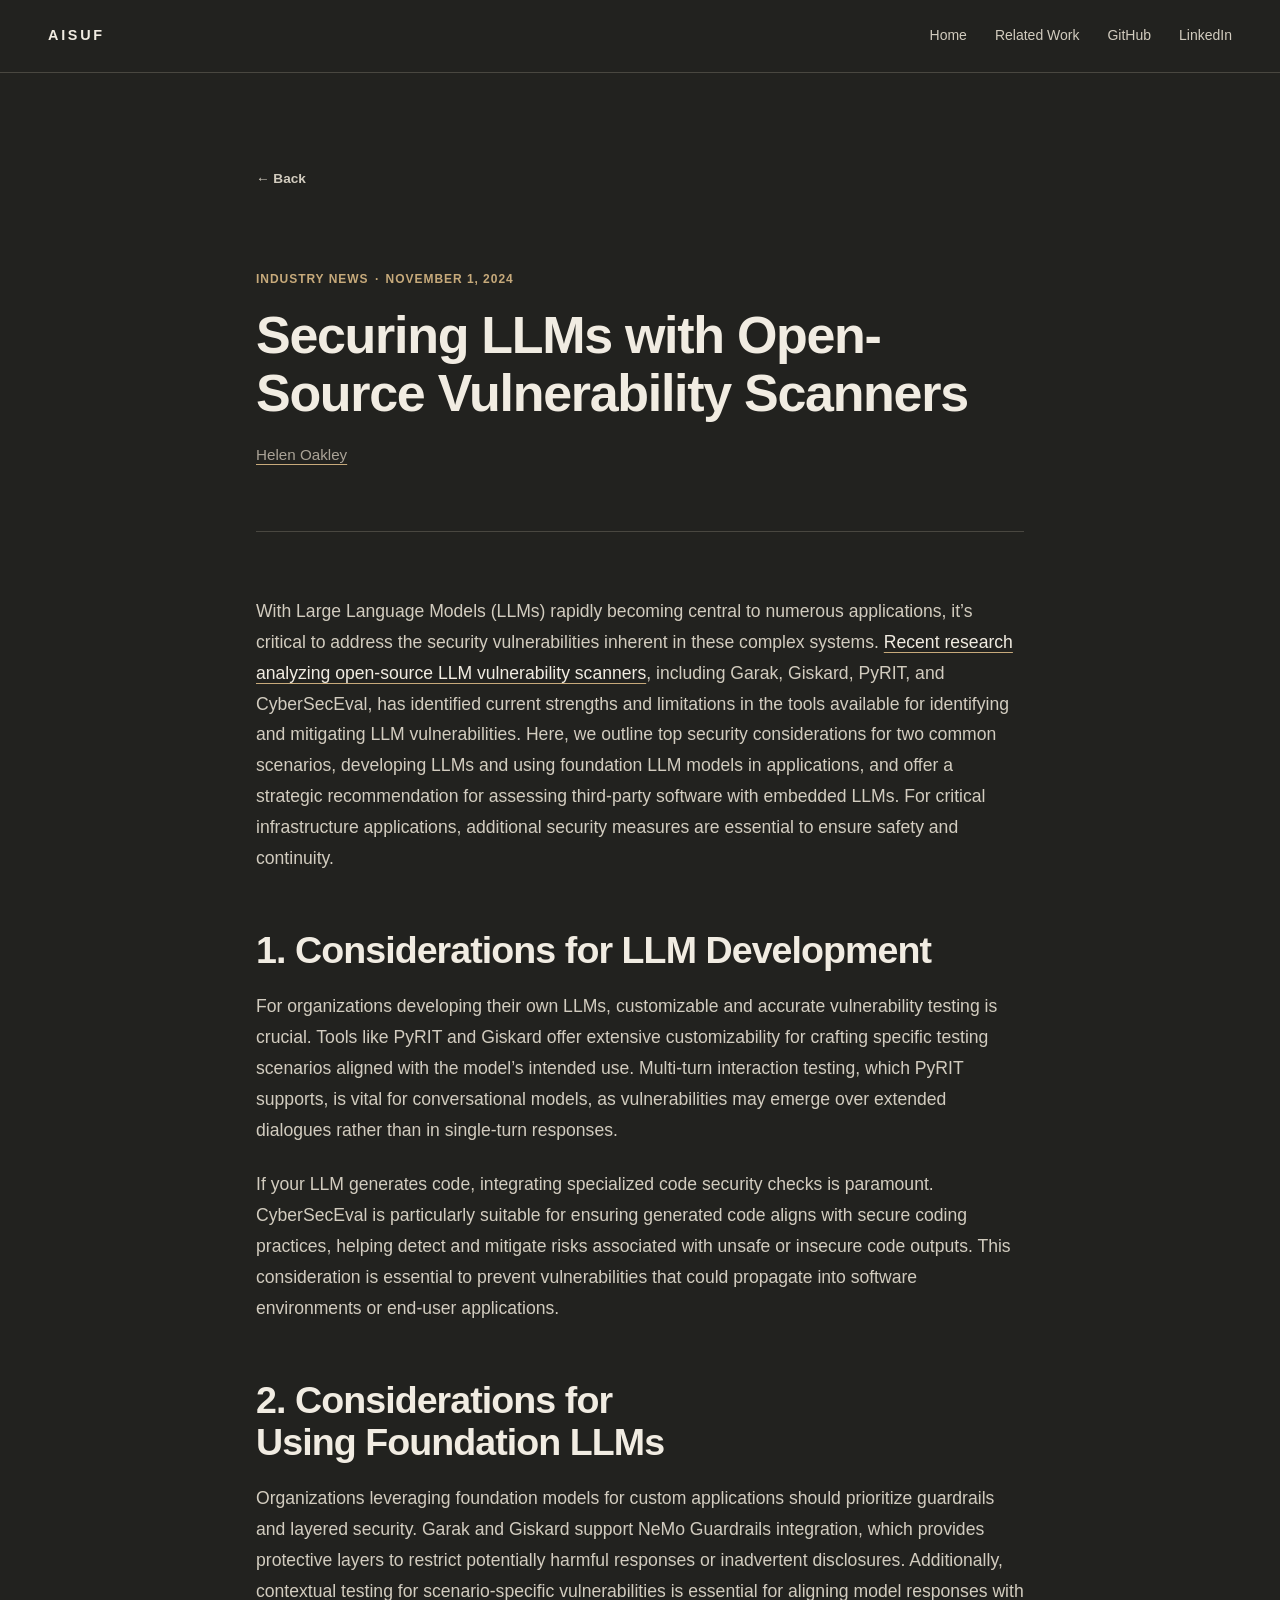
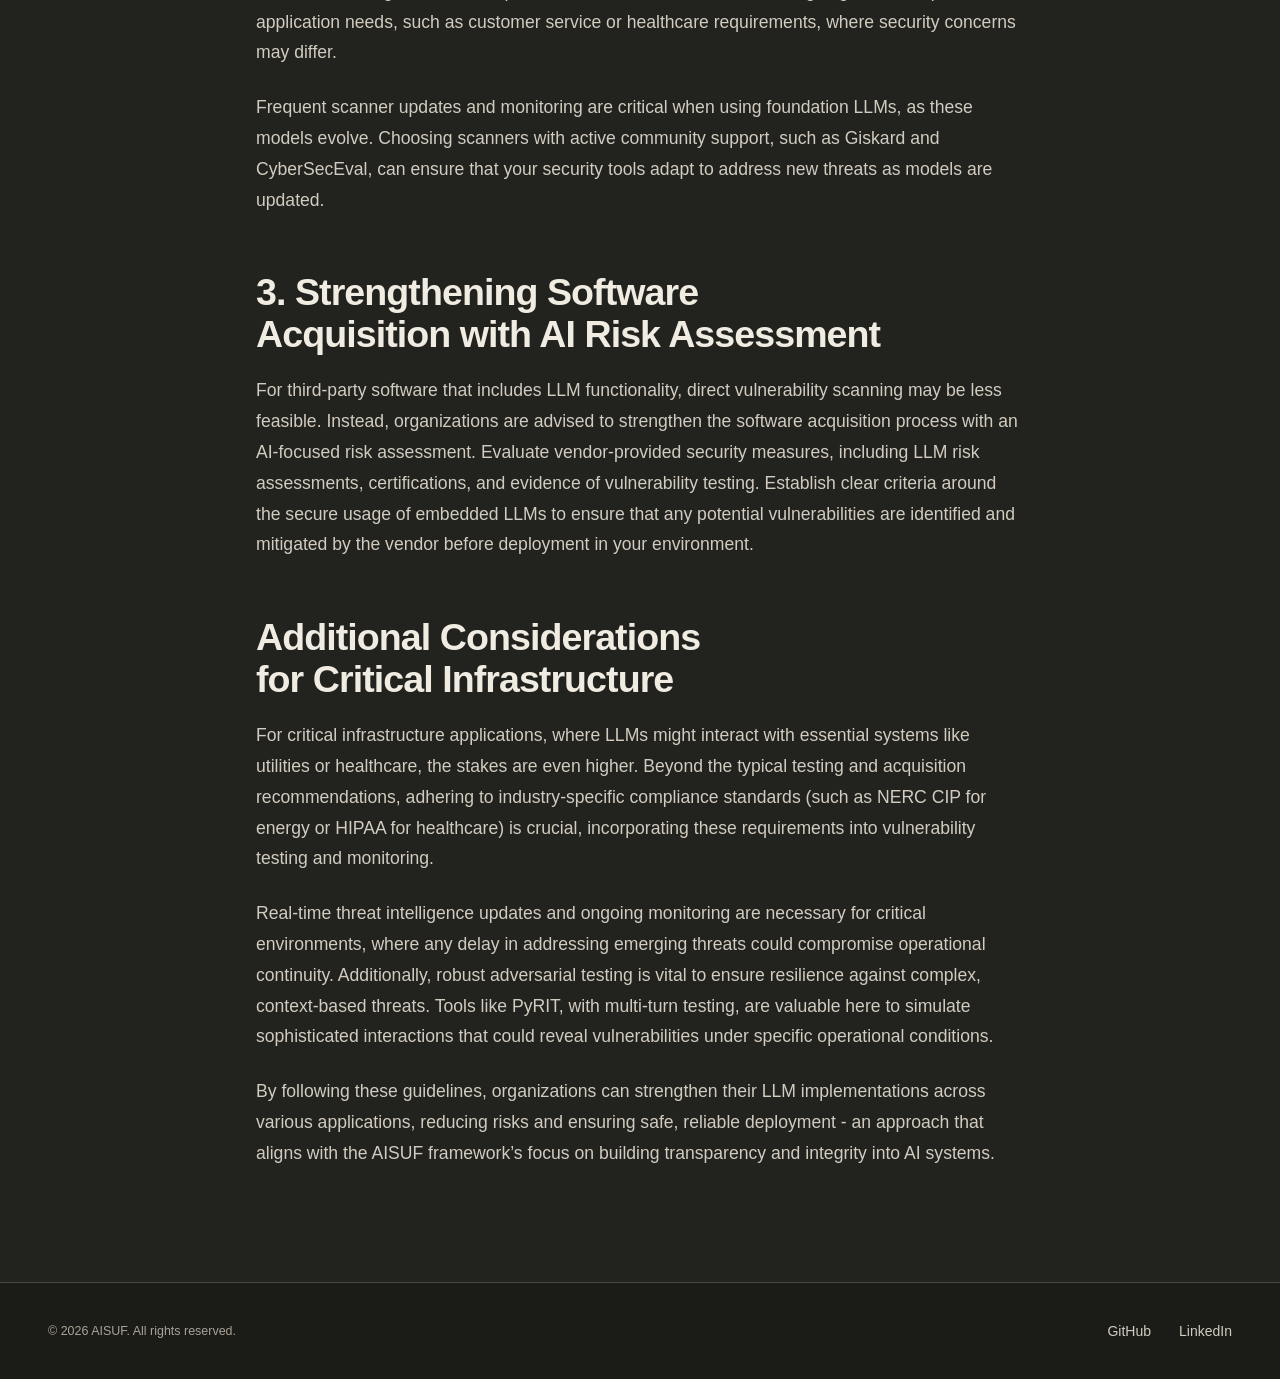
<file: blogs/f/securing-llms-with-open-source-vulnerability-scanners/index.html>
<!doctype html>
<html lang="en">
<head>
  <meta charset="utf-8">
  <meta name="viewport" content="width=device-width, initial-scale=1">
  <title>Securing LLMs with Open-Source Vulnerability Scanners — AISUF</title>
  <meta name="description" content="With Large Language Models (LLMs) rapidly becoming central to numerous applications, it’s critical to address the security vulnerabilities inherent in these complex systems.">
  <meta name="theme-color" content="#22221f">
  <link rel="canonical" href="https://aisuf.org/blogs/f/securing-llms-with-open-source-vulnerability-scanners">
  <meta property="og:type" content="article">
  <meta property="og:site_name" content="AISUF">
  <meta property="og:title" content="Securing LLMs with Open-Source Vulnerability Scanners">
  <meta property="og:description" content="With Large Language Models (LLMs) rapidly becoming central to numerous applications, it’s critical to address the security vulnerabilities inherent in these complex systems.">
  <meta property="og:url" content="https://aisuf.org/blogs/f/securing-llms-with-open-source-vulnerability-scanners">
  <meta property="article:published_time" content="2024-11-01">
  <meta property="article:section" content="Industry News">
  <script type="application/ld+json">
{
  "@context": "https://schema.org",
  "@type": "BlogPosting",
  "headline": "Securing LLMs with Open-Source Vulnerability Scanners",
  "description": "With Large Language Models (LLMs) rapidly becoming central to numerous applications, it’s critical to address the security vulnerabilities inherent in these complex systems.",
  "datePublished": "2024-11-01",
  "articleSection": "Industry News",
  "author": {
    "@type": "Person",
    "name": "Helen Oakley",
    "url": "https://linktr.ee/helen.oakley"
  },
  "mainEntityOfPage": "https://aisuf.org/blogs/f/securing-llms-with-open-source-vulnerability-scanners",
  "url": "https://aisuf.org/blogs/f/securing-llms-with-open-source-vulnerability-scanners",
  "publisher": {
    "@type": "Organization",
    "name": "AISUF",
    "url": "https://aisuf.org/"
  }
}
  </script>
  <link rel="stylesheet" href="/assets/css/site.css?v=phase3-5">
</head>
<body>
  <a class="skip-link" href="#main-content">Skip to content</a>
  <header class="site-header">
    <div class="shell header-inner">
      <a class="wordmark" href="/" aria-label="AISUF home">AISUF</a>
      <nav class="site-nav" aria-label="Primary navigation">
        <a href="/">Home</a>
        <a href="/#related-work">Related Work</a>
        <a href="https://github.com/AISUF">GitHub</a>
        <a href="https://www.linkedin.com/company/aisuf/">LinkedIn</a>
      </nav>
    </div>
  </header>

  <main id="main-content" class="article-shell">
    <a class="article-back" href="/"><span aria-hidden="true">←</span> Back</a>
    <article>
      <header class="article-header">
        <p class="article-meta"><span>Industry News</span><span aria-hidden="true">·</span><time datetime="2024-11-01">November 1, 2024</time></p>
        <h1 class="article-title">Securing LLMs with Open-Source Vulnerability Scanners</h1>
        <p class="article-byline"><a href="https://linktr.ee/helen.oakley">Helen Oakley</a></p>
      </header>
      <div class="article-body">
      <p>With Large Language Models (LLMs) rapidly becoming central to numerous applications, it’s critical to address the security vulnerabilities inherent in these complex systems. <a href="https://arxiv.org/html/2410.16527v1">Recent research analyzing open-source LLM vulnerability scanners</a>, including Garak, Giskard, PyRIT, and CyberSecEval, has identified current strengths and limitations in the tools available for identifying and mitigating LLM vulnerabilities. Here, we outline top security considerations for two common scenarios, developing LLMs and using foundation LLM models in applications, and offer a strategic recommendation for assessing third-party software with embedded LLMs. For critical infrastructure applications, additional security measures are essential to ensure safety and continuity.</p>
      <h2>1. Considerations for LLM Development</h2>
      <p>For organizations developing their own LLMs, customizable and accurate vulnerability testing is crucial. Tools like PyRIT and Giskard offer extensive customizability for crafting specific testing scenarios aligned with the model’s intended use. Multi-turn interaction testing, which PyRIT supports, is vital for conversational models, as vulnerabilities may emerge over extended dialogues rather than in single-turn responses.</p>
      <p>If your LLM generates code, integrating specialized code security checks is paramount. CyberSecEval is particularly suitable for ensuring generated code aligns with secure coding practices, helping detect and mitigate risks associated with unsafe or insecure code outputs. This consideration is essential to prevent vulnerabilities that could propagate into software environments or end-user applications.</p>
      <h2>2. Considerations for Using Foundation LLMs</h2>
      <p>Organizations leveraging foundation models for custom applications should prioritize guardrails and layered security. Garak and Giskard support NeMo Guardrails integration, which provides protective layers to restrict potentially harmful responses or inadvertent disclosures. Additionally, contextual testing for scenario-specific vulnerabilities is essential for aligning model responses with application needs, such as customer service or healthcare requirements, where security concerns may differ.</p>
      <p>Frequent scanner updates and monitoring are critical when using foundation LLMs, as these models evolve. Choosing scanners with active community support, such as Giskard and CyberSecEval, can ensure that your security tools adapt to address new threats as models are updated.</p>
      <h2>3. Strengthening Software Acquisition with AI Risk Assessment</h2>
      <p>For third-party software that includes LLM functionality, direct vulnerability scanning may be less feasible. Instead, organizations are advised to strengthen the software acquisition process with an AI-focused risk assessment. Evaluate vendor-provided security measures, including LLM risk assessments, certifications, and evidence of vulnerability testing. Establish clear criteria around the secure usage of embedded LLMs to ensure that any potential vulnerabilities are identified and mitigated by the vendor before deployment in your environment.</p>
      <h2>Additional Considerations for Critical Infrastructure</h2>
      <p>For critical infrastructure applications, where LLMs might interact with essential systems like utilities or healthcare, the stakes are even higher. Beyond the typical testing and acquisition recommendations, adhering to industry-specific compliance standards (such as NERC CIP for energy or HIPAA for healthcare) is crucial, incorporating these requirements into vulnerability testing and monitoring.</p>
      <p>Real-time threat intelligence updates and ongoing monitoring are necessary for critical environments, where any delay in addressing emerging threats could compromise operational continuity. Additionally, robust adversarial testing is vital to ensure resilience against complex, context-based threats. Tools like PyRIT, with multi-turn testing, are valuable here to simulate sophisticated interactions that could reveal vulnerabilities under specific operational conditions.</p>
      <p>By following these guidelines, organizations can strengthen their LLM implementations across various applications, reducing risks and ensuring safe, reliable deployment - an approach that aligns with the AISUF framework’s focus on building transparency and integrity into AI systems.</p>
      </div>
    </article>
  </main>

  <footer class="site-footer">
    <div class="shell footer-inner">
      <p class="footer-credit">© 2026 AISUF. All rights reserved.</p>
      <nav aria-label="Footer navigation">
        <a href="https://github.com/AISUF">GitHub</a>
        <a href="https://www.linkedin.com/company/aisuf/">LinkedIn</a>
      </nav>
    </div>
  </footer>
</body>
</html>
</file>
<file: assets/css/site.css>
:root {
  color-scheme: dark;
  --bg: #22221f;
  --bg-deep: #1b1b18;
  --text: #f1ece2;
  --text-soft: #d2ccbf;
  --muted: #aaa397;
  --accent: #c7aa7b;
  --accent-bright: #dcc397;
  --rule: #494740;
  --sans: Aptos, "Segoe UI", Calibri, Arial, sans-serif;
  --shell: min(calc(100% - 3rem), 74rem);
  --reading: 48rem;
}

*,
*::before,
*::after {
  box-sizing: border-box;
}

html {
  background: var(--bg);
  scroll-behavior: auto;
}

#writing,
#related-work {
  scroll-margin-top: 1.5rem;
}

body {
  margin: 0;
  min-width: 0;
  background: var(--bg);
  color: var(--text);
  font-family: var(--sans);
  font-size: 1.075rem;
  line-height: 1.65;
  text-rendering: optimizeLegibility;
}

a {
  color: inherit;
  text-decoration-color: var(--accent);
  text-decoration-thickness: 0.075em;
  text-underline-offset: 0.24em;
}

a:hover {
  color: var(--accent-bright);
}

a:focus-visible {
  outline: 0.125rem solid var(--accent-bright);
  outline-offset: 0.3rem;
}

p,
h1,
h2,
h3 {
  margin-top: 0;
}

h1,
h2,
h3 {
  font-weight: 600;
  letter-spacing: -0.025em;
  line-height: 1.12;
  text-wrap: balance;
}

.shell {
  width: var(--shell);
  margin-inline: auto;
}

.skip-link {
  position: fixed;
  z-index: 100;
  top: 0.75rem;
  left: 0.75rem;
  padding: 0.55rem 0.8rem;
  background: var(--text);
  color: var(--bg-deep);
  transform: translateY(-200%);
}

.skip-link:focus {
  transform: translateY(0);
}

.site-header {
  border-bottom: 1px solid var(--rule);
}

.header-inner {
  display: flex;
  align-items: center;
  justify-content: space-between;
  min-height: 4.5rem;
  gap: 2rem;
}

.wordmark {
  font-size: 0.9rem;
  font-weight: 700;
  letter-spacing: 0.19em;
  text-decoration: none;
}

.site-nav,
.site-footer nav {
  display: flex;
  flex-wrap: wrap;
  gap: 0.75rem 1.75rem;
}

.site-nav a,
.site-footer a {
  color: var(--text-soft);
  font-size: 0.875rem;
  text-decoration: none;
}

.site-nav a:hover,
.site-nav a[aria-current="page"],
.site-footer a:hover {
  color: var(--text);
}

.site-nav a[aria-current="page"] {
  text-decoration: underline;
  text-decoration-color: var(--accent);
  text-underline-offset: 0.45rem;
}

.eyebrow {
  margin-bottom: 1rem;
  color: var(--accent);
  font-size: 0.72rem;
  font-weight: 650;
  letter-spacing: 0.15em;
  line-height: 1.4;
  text-transform: uppercase;
}

.home-intro {
  padding-block: clamp(3.5rem, 7vw, 6rem);
  border-bottom: 1px solid var(--rule);
}

.home-intro h1 {
  max-width: 58rem;
  margin-bottom: 1.5rem;
  font-size: clamp(2.6rem, 5vw, 4.8rem);
}

.lede {
  max-width: 46rem;
  margin-bottom: 0;
  color: var(--text-soft);
  font-size: clamp(1.1rem, 1.6vw, 1.3rem);
  line-height: 1.55;
}

.writing,
.related-work {
  padding-block: clamp(4rem, 7vw, 6.5rem);
}

.writing {
  padding-top: clamp(1rem, 3vw, 2rem);
}

.section-header {
  display: grid;
  grid-template-columns: minmax(9rem, 0.35fr) minmax(0, 1.65fr);
  grid-template-areas: "eyebrow title" ". description";
  align-items: end;
  margin-bottom: 2rem;
}

.section-header .eyebrow {
  grid-area: eyebrow;
  margin-bottom: 0.35rem;
}

.section-header h2 {
  grid-area: title;
  margin-bottom: 0;
  font-size: clamp(1.8rem, 3vw, 2.7rem);
}

.section-header > p:last-child:not(.eyebrow) {
  grid-area: description;
  margin: 0.65rem 0 0;
  color: var(--muted);
  font-size: 0.95rem;
}

.post-list {
  border-bottom: 1px solid var(--rule);
}

.post-row {
  display: grid;
  grid-template-columns: minmax(10rem, 0.35fr) minmax(0, 1.65fr);
  gap: clamp(2rem, 5vw, 4rem);
  padding-block: clamp(2rem, 3.5vw, 3rem);
  border-top: 1px solid var(--rule);
}

.writing .post-row:first-child {
  border-top: 0;
}

.post-meta {
  display: flex;
  flex-wrap: wrap;
  align-content: flex-start;
  gap: 0.15rem 0.45rem;
  padding-top: 0.2rem;
  color: var(--muted);
  font-size: 0.75rem;
  letter-spacing: 0.035em;
  line-height: 1.5;
}

.post-meta span:last-child {
  color: var(--accent);
  font-weight: 650;
  letter-spacing: 0.07em;
  text-transform: uppercase;
}

.post-summary h2 {
  max-width: 49rem;
  margin-bottom: 0.8rem;
  font-size: clamp(1.35rem, 2.2vw, 1.9rem);
}

.post-summary h2 a {
  text-decoration: none;
}

.post-summary h2 a:hover {
  text-decoration: underline;
  text-decoration-thickness: 0.05em;
  text-underline-offset: 0.16em;
}

.post-summary p {
  max-width: 48rem;
  margin-bottom: 1rem;
  color: var(--text-soft);
  font-size: 1.05rem;
  line-height: 1.65;
}

.read-link {
  display: inline-flex;
  align-items: baseline;
  gap: 0.5rem;
  padding-bottom: 0.1rem;
  color: var(--text-soft);
  font-size: 0.82rem;
  font-weight: 650;
  text-decoration: none;
  border-bottom: 1px solid var(--accent);
}

.read-link span {
  color: var(--accent);
}

.related-work {
  border-top: 1px solid var(--rule);
}

.project-list {
  display: grid;
  grid-template-columns: repeat(2, minmax(0, 1fr));
  border-top: 1px solid var(--rule);
}

.project-list a {
  display: flex;
  align-items: baseline;
  justify-content: space-between;
  gap: 1.5rem;
  min-height: 4.5rem;
  padding: 1.1rem 1.25rem 1.1rem 0;
  border-bottom: 1px solid var(--rule);
  color: var(--text);
  font-weight: 600;
  text-decoration: none;
}

.project-list a:nth-child(even) {
  padding-left: 1.25rem;
  border-left: 1px solid var(--rule);
}

.project-list a:hover {
  color: var(--accent-bright);
}

.project-list a span:last-child {
  flex: 0 0 auto;
  color: var(--muted);
  font-size: 0.75rem;
  font-weight: 500;
}

.site-footer {
  border-top: 1px solid var(--rule);
  background: var(--bg-deep);
}

.footer-inner {
  display: flex;
  align-items: center;
  justify-content: space-between;
  gap: 2rem;
  min-height: 6rem;
}

.footer-inner > p {
  margin: 0;
  font-size: 0.78rem;
  font-weight: 700;
  letter-spacing: 0.16em;
}

.footer-inner > .footer-credit {
  color: var(--muted);
  font-weight: 400;
  letter-spacing: normal;
}

.not-found {
  min-height: calc(100vh - 10.5rem);
  padding-block: clamp(5rem, 11vw, 9rem);
}

.not-found h1 {
  max-width: 48rem;
  margin-bottom: 1.25rem;
  font-size: clamp(2.6rem, 5vw, 4.8rem);
}

.not-found .lede {
  margin-bottom: 2rem;
}

.text-links {
  display: flex;
  flex-wrap: wrap;
  align-items: center;
  gap: 1rem 1.75rem;
}

.text-links > a:not(.read-link) {
  color: var(--text-soft);
  font-size: 0.85rem;
  font-weight: 650;
  text-decoration: none;
}

.article-shell {
  width: min(calc(100% - 3rem), var(--reading));
  margin-inline: auto;
  padding-block: clamp(3.5rem, 7vw, 6rem);
}

.article-back {
  display: inline-block;
  margin-bottom: clamp(3rem, 7vw, 5rem);
  color: var(--text-soft);
  font-size: 0.85rem;
  font-weight: 650;
  text-decoration: none;
}

.article-back:hover {
  color: var(--accent-bright);
}

.article-header {
  padding-bottom: clamp(2.5rem, 5vw, 4rem);
  border-bottom: 1px solid var(--rule);
}

.article-meta {
  display: flex;
  flex-wrap: wrap;
  gap: 0.4rem;
  margin-bottom: 1rem;
  color: var(--accent);
  font-size: 0.75rem;
  font-weight: 650;
  letter-spacing: 0.08em;
  text-transform: uppercase;
}

.article-title {
  margin-bottom: 1.25rem;
  font-size: clamp(1.9rem, 4.2vw, 3.25rem);
}

.article-byline {
  margin: 0;
  color: var(--muted);
  font-size: 0.95rem;
}

.article-byline a {
  color: inherit;
}

.article-body {
  padding-top: clamp(2.5rem, 5vw, 4rem);
  color: var(--text-soft);
}

.article-body p,
.article-body li {
  font-size: 1.1rem;
  line-height: 1.75;
}

.article-body p,
.article-body ul,
.article-body ol,
.article-body blockquote {
  margin-bottom: 1.5rem;
}

.article-body h2 {
  margin: 3.5rem 0 1.25rem;
  color: var(--text);
  font-size: clamp(1.7rem, 3vw, 2.35rem);
}

.article-body h3 {
  margin: 2.5rem 0 1rem;
  color: var(--text);
  font-size: clamp(1.3rem, 2vw, 1.65rem);
}

.article-body li + li {
  margin-top: 0.55rem;
}

.article-body a {
  color: var(--text);
}

.article-body blockquote {
  margin-inline: 0;
  padding-left: 1.25rem;
  border-left: 2px solid var(--accent);
}

.article-figure {
  margin: 0 0 2.5rem;
}

.article-figure img {
  display: block;
  width: 100%;
  height: auto;
}

.article-figure figcaption {
  margin-top: 0.6rem;
  color: var(--muted);
  font-size: 0.8rem;
  line-height: 1.5;
}

@media (max-width: 44rem) {
  :root {
    --shell: min(calc(100% - 2rem), 74rem);
  }

  body {
    font-size: 1.025rem;
  }

  .header-inner {
    min-height: 4rem;
  }

  .site-nav {
    gap: 0.5rem 1.1rem;
  }

  .home-intro {
    padding-block: 3.25rem;
  }

  .section-header,
  .post-row {
    grid-template-columns: 1fr;
  }

  .section-header {
    grid-template-areas: "eyebrow" "title" "description";
  }

  .section-header .eyebrow {
    margin-bottom: 0.75rem;
  }

  .post-row {
    gap: 1.1rem;
  }

  .project-list {
    grid-template-columns: 1fr;
  }

  .project-list a,
  .project-list a:nth-child(even) {
    padding-inline: 0;
    border-left: 0;
  }

  .article-shell {
    width: min(calc(100% - 2rem), var(--reading));
  }
}

@media (max-width: 26rem) {
  .header-inner {
    align-items: flex-start;
    flex-direction: column;
    justify-content: center;
    gap: 0.55rem;
    padding-block: 0.9rem;
  }

  .home-intro h1,
  .not-found h1 {
    font-size: 2.45rem;
  }

  .site-nav {
    width: 100%;
    gap: 0.45rem 1rem;
  }

  .post-meta {
    font-size: 0.7rem;
  }

  .footer-inner {
    align-items: flex-start;
    flex-direction: column;
    justify-content: center;
    gap: 0.65rem;
    padding-block: 1.5rem;
  }
}

@media (prefers-reduced-motion: reduce) {
  *,
  *::before,
  *::after {
    scroll-behavior: auto !important;
  }
}
</file>
